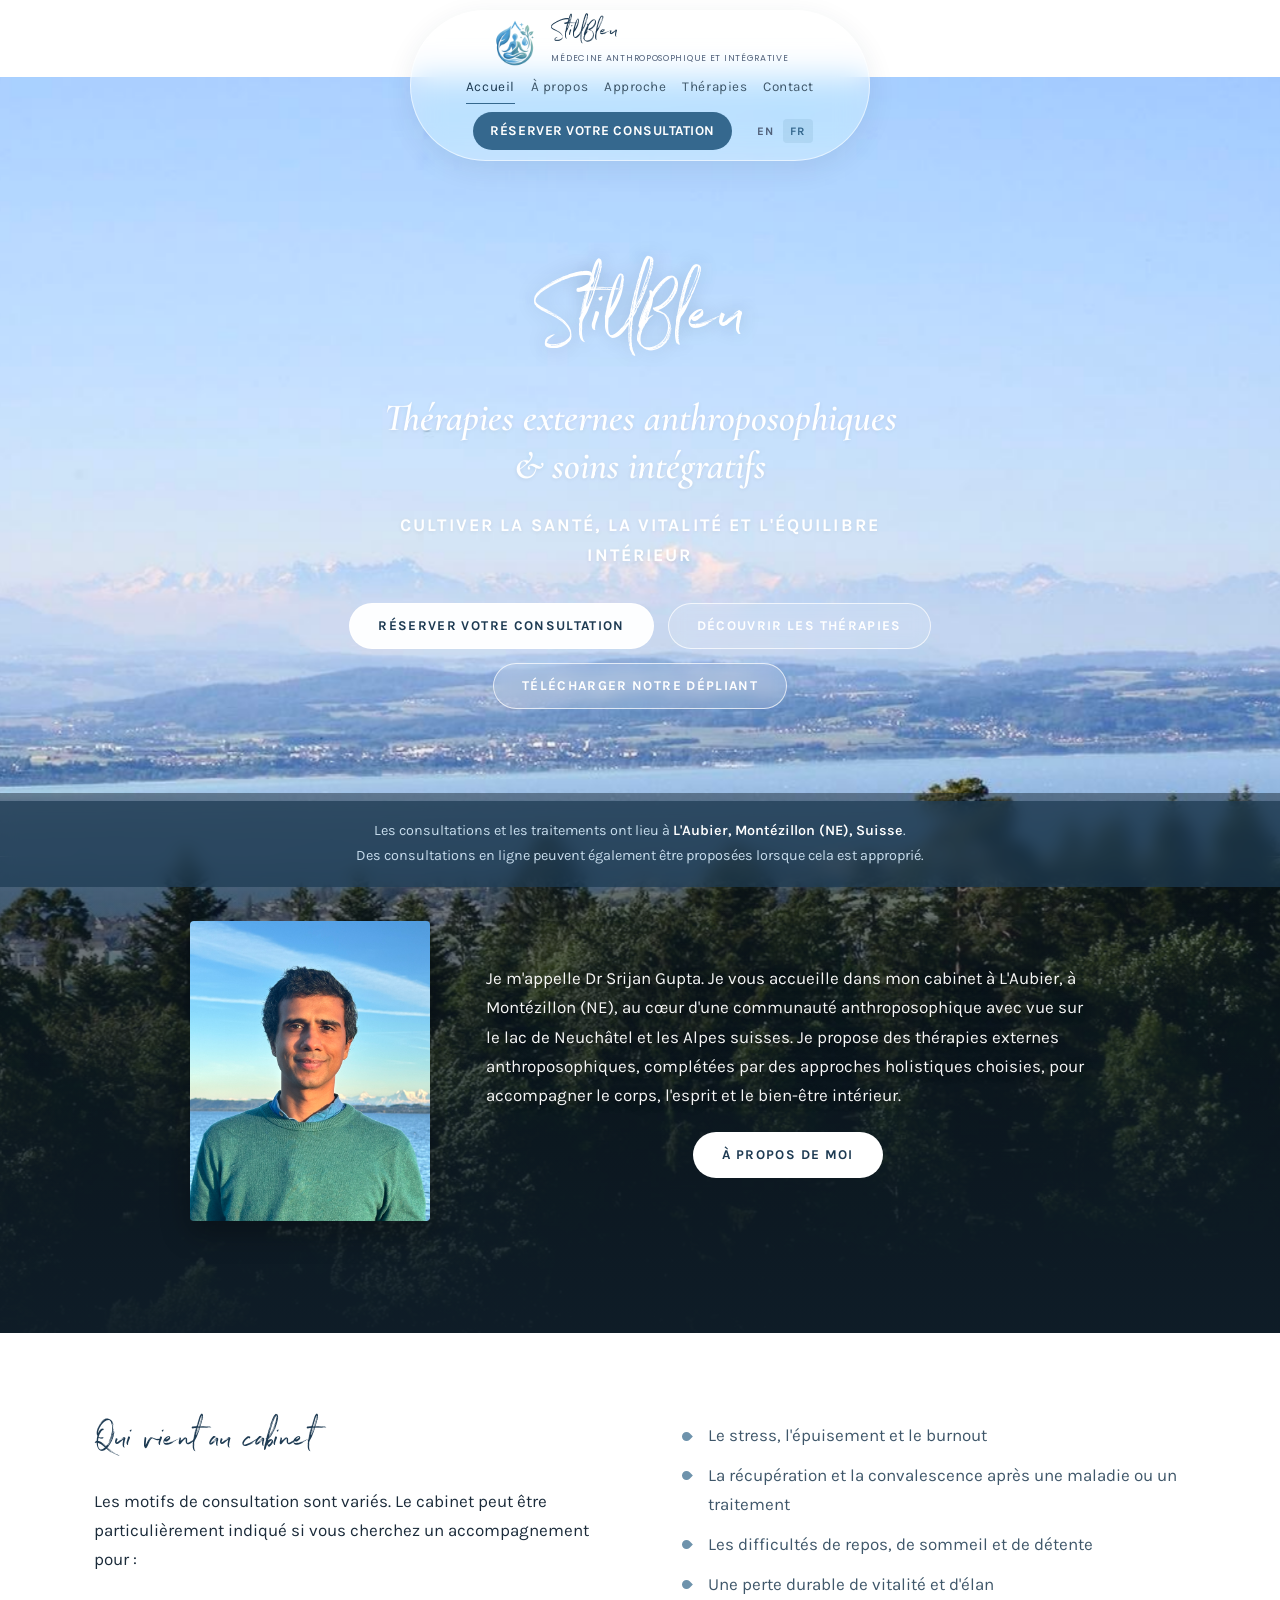
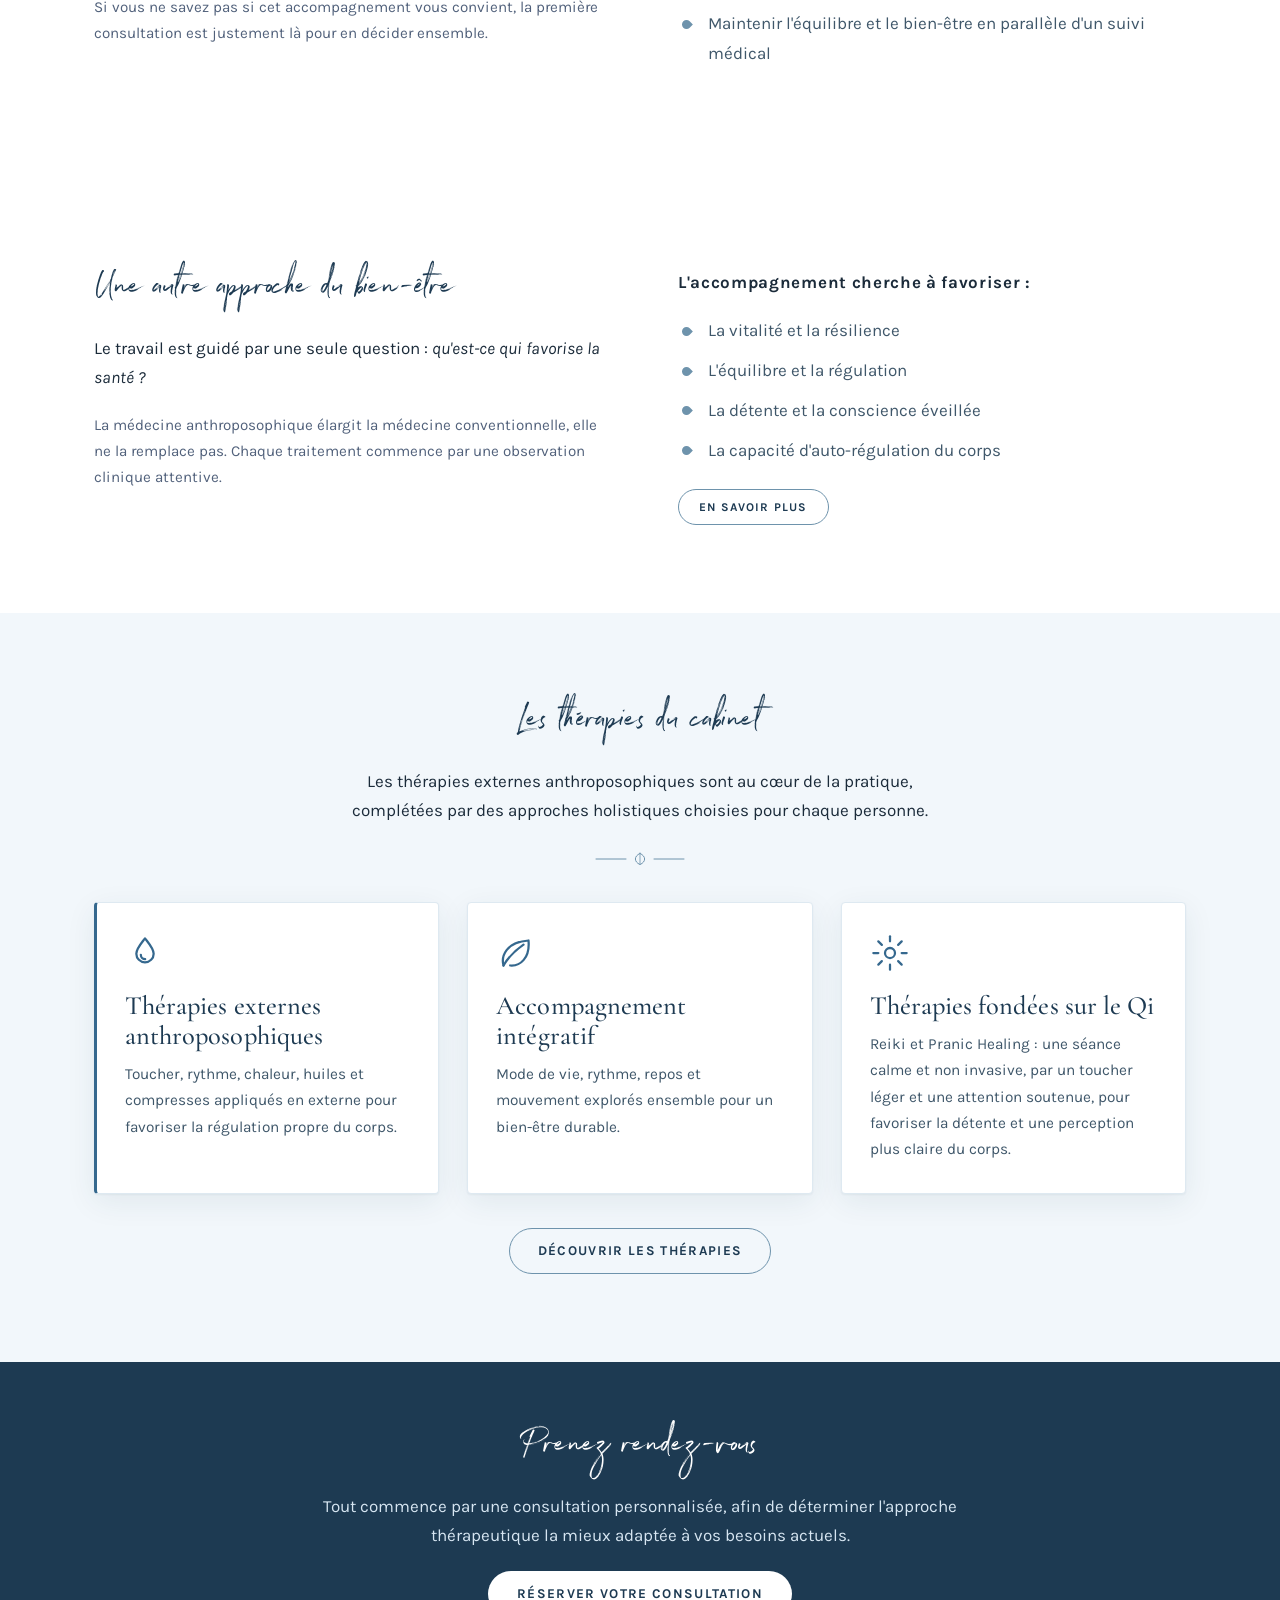
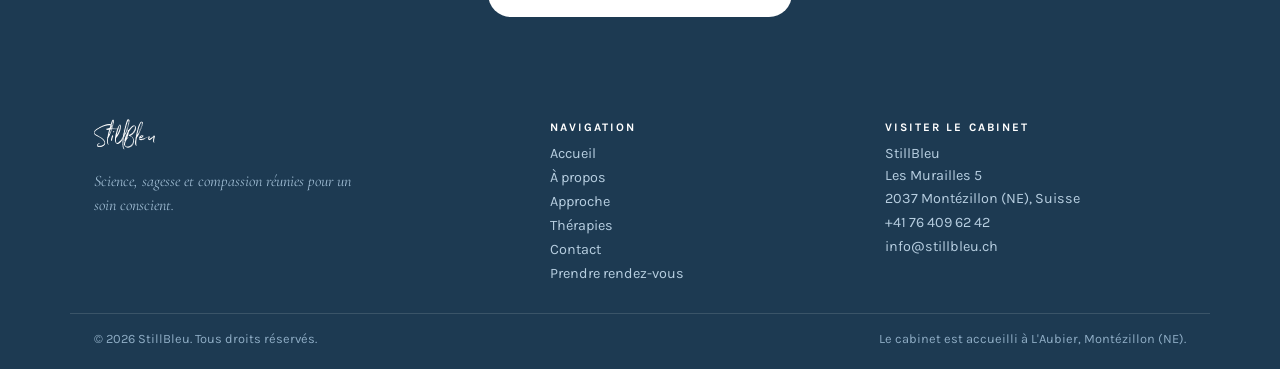
<file: index.html>
<!doctype html>
<html lang="en">
<head>
<meta charset="utf-8">
<meta name="viewport" content="width=device-width, initial-scale=1">
<title data-i18n="home.title">StillBleu — Anthroposophic and Integrative Medicine, L'Aubier</title>
<meta name="description" data-i18n-attr="content:home.desc" content="A clinic at L'Aubier, Montézillon (NE), offering anthroposophic external therapies complemented by selected holistic and integrative approaches to support balance, vitality and well-being.">
<meta name="theme-color" content="#1D3A52">
<meta property="og:title" content="StillBleu — Anthroposophic and Integrative Medicine, L'Aubier">
<meta property="og:description" content="A clinic at L'Aubier, Montézillon (NE), offering anthroposophic external therapies complemented by selected holistic and integrative approaches to support balance, vitality and well-being.">
<meta property="og:type" content="website">
<link rel="icon" href="assets/img/favicon-64.png" type="image/png">
<link rel="apple-touch-icon" href="assets/img/apple-touch-icon.png">
<link rel="preconnect" href="https://fonts.googleapis.com">
<link rel="preconnect" href="https://fonts.gstatic.com" crossorigin>
<link href="https://fonts.googleapis.com/css2?family=Prata&family=Poppins:wght@400;500&family=Cormorant+Garamond:ital,wght@0,300;0,400;0,500;0,600;1,400&family=Karla:wght@400;500;700&display=swap" rel="stylesheet">
<link rel="stylesheet" href="assets/css/style.css?v=8">
<script src="assets/js/i18n.js?v=2"></script>
<style>html.lang-pending body{visibility:hidden}</style>
<script>
(function(){var h=document.documentElement;h.classList.add('lang-pending');
setTimeout(function(){h.classList.remove('lang-pending');},700);})();
</script>
<noscript><style>.reveal{opacity:1;transform:none}html.lang-pending body{visibility:visible}</style></noscript>
</head>
<body>
<a class="skip" href="#main" data-i18n="skip">Skip to content</a>
<header class="site-header">
  <div class="wrap header-inner">
    <a class="brand" href="index.html">
      <img class="brand-mark logo" src="assets/img/logo-mark.png" width="52" height="52" alt="" loading="eager">
      <span class="brand-text">
        <span class="brand-name">StillBleu</span>
        <span class="brand-sub" data-i18n="brand.sub">Anthroposophic and Integrative Medicine</span>
      </span>
    </a>
    <button class="nav-toggle" type="button" aria-expanded="false" aria-controls="nav" aria-label="Menu">
      <svg class="" viewBox="0 0 24 24" fill="none" stroke="currentColor" stroke-width="1.35" stroke-linecap="round" stroke-linejoin="round" aria-hidden="true" width="22" height="22"><path d="M4 7h16"/><path d="M4 12h16"/><path d="M4 17h16"/></svg>
    </button>
    <nav class="nav" id="nav">
      <a href="index.html" aria-current="page" data-i18n="nav.home">Home</a><a href="about.html" data-i18n="nav.about">About</a><a href="approach.html" data-i18n="nav.approach">Approach</a><a href="therapies.html" data-i18n="nav.therapies">Therapies</a><a href="contact.html" data-i18n="nav.contact">Contact</a>
      <a class="nav-aubier" href="https://www.aubier.ch/fr/" target="_blank" rel="noopener noreferrer">L'Aubier</a>
      <a class="btn btn-primary btn-sm header-cta" href="booking.html" data-i18n="cta.book">Book your consultation</a>
      <div class="langs"><button class="lang-btn" type="button" data-lang="en" aria-pressed="true">EN</button><button class="lang-btn" type="button" data-lang="fr" aria-pressed="false">FR</button></div>
    </nav>
  </div>
</header>
<main id="main">
<div class="hero-stage">
  <img class="hero-photo" src="assets/img/hero-photo-cropped.jpg" alt="" aria-hidden="true">
  <section class="hero">
  <div class="wrap hero-grid">
    <div>
      <h1>StillBleu</h1>
      <div class="hero-caption">
        <p class="hero-sub" data-i18n="hero.sub">Anthroposophic External Therapies & Integrative Healing</p>
        <p class="hero-tag" data-i18n="hero.tag">Cultivating health, vitality & inner balance</p>
      </div>
      <div class="hero-actions">
        <a class="btn btn-primary" href="booking.html" data-i18n="cta.book">Book your consultation</a>
        <a class="btn btn-ghost" href="therapies.html" data-i18n="cta.therapies">Explore the Therapies</a>
        <a class="btn btn-ghost" href="assets/flyers/stillbleu-flyer-en.pdf" download data-i18n="flyer.download" data-i18n-attr="href:flyer.file">Download our flyer</a>
      </div>
    </div>
  </div>
  </section>

  <div class="locbar"><div class="wrap"><p data-i18n="loc.text">Consultations and treatments take place at <strong>L'Aubier, Montézillon (NE), Switzerland</strong>.<br>Online consultations may also be available where appropriate.</p></div></div>

<section class="hero-intro">
  <div class="wrap">
    <div class="hero-intro-layout reveal">
      <img class="hero-intro-portrait" src="assets/img/IMG_0607.jpeg" width="480" height="600"
           loading="lazy" decoding="async" alt="Portrait of Dr Srijan Gupta"
           data-i18n-attr="alt:hero.portrait.alt">
      <div class="hero-intro-copy">
        <p class="lead" data-i18n="hero.text">My name is Dr Srijan Gupta. I welcome you to my practice at L'Aubier in Montézillon (NE), nestled in an anthroposophic community with views over Lake Neuchâtel and the Swiss Alps. I offer anthroposophic external therapies alongside selected holistic approaches to support body, mind and inner well-being.</p>
        <div class="hero-intro-action">
          <a class="btn btn-light" href="about.html" data-i18n="hero.about">About me</a>
        </div>
      </div>
    </div>
  </div>
</section>
</div>

<section>
  <div class="wrap split">
    <div>
      <h2 data-i18n="who.head">Who Comes to the Clinic</h2>
      <p data-i18n="who.lead">People arrive for many different reasons. The clinic may be particularly relevant if you are looking for support with:</p>
      <p style="color:var(--ink-mute);font-size:.95rem" data-i18n="who.note">If you are unsure whether this is the right place for you, a first consultation is where that question gets answered.</p>
    </div>
    <div><ul class="ticklist" data-i18n-list="who.items"><li>Stress, exhaustion and burnout</li><li>Recovery and convalescence after illness or treatment</li><li>Difficulty finding rest, sleep and relaxation</li><li>A lasting loss of vitality or drive</li><li>Keeping balance and well-being alongside ongoing medical care</li></ul></div>
  </div>
</section>

<section>
  <div class="wrap split">
    <div>
      <h2 data-i18n="core.head">A Different Approach to Well-being</h2>
      <p data-i18n="core.lead">The practice is guided by a single question: <em>What supports health?</em></p>
      <p style="color:var(--ink-mute);font-size:.95rem" data-i18n="core.note">Anthroposophic medicine extends conventional medicine rather than replacing it. Every treatment begins from careful clinical observation.</p>
    </div>
    <div>
      <p style="font-weight:700;letter-spacing:.04em" data-i18n="core.sub">The work aims to support:</p>
      <ul class="ticklist" data-i18n-list="core.items"><li>Vitality and resilience</li><li>Balance and regulation</li><li>Relaxation and conscious awareness</li><li>The body's capacity for self-regulation</li></ul>
      <a class="btn btn-ghost btn-sm" href="approach.html" data-i18n="cta.more">Learn more</a>
    </div>
  </div>
</section>

<section class="sec-alt">
  <div class="wrap">
    <div class="center" style="max-width:640px;margin-inline:auto">
      <h2 data-i18n="serv.head">Therapies at the Clinic</h2>
      <p data-i18n="serv.lead">Anthroposophic external therapies form the heart of the practice, complemented by selected holistic modalities chosen to suit each person.</p>
      <svg class="leafrule" viewBox="0 0 92 16" fill="none" stroke="currentColor" stroke-width="1.35" stroke-linecap="round" stroke-linejoin="round" aria-hidden="true" ><path d="M2 8h30" stroke-width="1"/><path d="M60 8H90" stroke-width="1"/><path d="M46 2.4c3.2 1.5 4.6 3.6 4.6 5.6 0 2-1.4 4.1-4.6 5.6-3.2-1.5-4.6-3.6-4.6-5.6 0-2 1.4-4.1 4.6-5.6Z" stroke-width="1"/><path d="M46 3.2v9.6" stroke-width=".8"/></svg>
    </div>
    <div class="grid grid-3"><article class="card lead-card reveal">
        <svg class="card-icon" viewBox="0 0 24 24" fill="none" stroke="currentColor" stroke-width="1.35" stroke-linecap="round" stroke-linejoin="round" aria-hidden="true" ><path d="M12 3.2c-2.5 3.2-5.2 6.2-5.2 9.2a5.2 5.2 0 0 0 10.4 0c0-3-2.7-6-5.2-9.2Z"/><path d="M9.5 13.1a2.6 2.6 0 0 0 2.6 2.6"/></svg>
        <h3 data-i18n="serv.1.h">Anthroposophic External Therapies</h3>
        <p data-i18n="serv.1.p">Touch, rhythm, warmth, oils and compresses applied externally to support the body's own regulation.</p>
      </article><article class="card reveal">
        <svg class="card-icon" viewBox="0 0 24 24" fill="none" stroke="currentColor" stroke-width="1.35" stroke-linecap="round" stroke-linejoin="round" aria-hidden="true" ><path d="M4.5 19.5C3 14 6 5.5 19.5 4.5c1 10.5-5 15.5-11 15"/><path d="M4.5 19.5c3.5-6 7-9 12-12.5"/></svg>
        <h3 data-i18n="serv.6.h">Integrative Guidance</h3>
        <p data-i18n="serv.6.p">Lifestyle, rhythm, rest and movement explored together for sustainable well-being.</p>
      </article><article class="card reveal">
        <svg class="card-icon" viewBox="0 0 24 24" fill="none" stroke="currentColor" stroke-width="1.35" stroke-linecap="round" stroke-linejoin="round" aria-hidden="true" ><circle cx="12" cy="12" r="3"/><path d="M12 2v3"/><path d="M12 19v3"/><path d="M2 12h3"/><path d="M19 12h3"/><path d="m5 5 2.1 2.1"/><path d="m16.9 16.9 2.1 2.1"/><path d="m19 5-2.1 2.1"/><path d="m7.1 16.9-2.1 2.1"/></svg>
        <h3 data-i18n="serv.5.h">Qi-Based Therapies</h3>
        <p data-i18n="serv.5.p">Reiki and Pranic Healing: a quiet, non-invasive session using light touch and focused attention, to encourage relaxation and a clearer sense of the body.</p>
      </article></div>
    <div class="therapy-cta"><a class="btn btn-ghost" href="therapies.html" data-i18n="cta.therapies">Explore the Therapies</a></div>
  </div>
</section>

<section class="sec-deep">
  <div class="wrap narrow center">
    
    <h2 data-i18n="bcta.head">Book Your Appointment</h2>
    <p data-i18n="bcta.text">Begin with a personalized consultation to explore which therapeutic approach may best support your current needs.</p>
    <p style="margin-top:1.3rem;margin-bottom:0"><a class="btn btn-light" href="booking.html" data-i18n="cta.book">Book your consultation</a></p>
  </div>
</section>
</main>
<footer class="site-footer">
  <div class="wrap footer-grid">
    <div>
      <div class="footer-brand">StillBleu</div>
      <p class="footer-quote" data-i18n="foot.quote">Integrating science, wisdom and compassion for conscious care.</p>
    </div>
    <div>
      <h4 data-i18n="foot.nav">Navigation</h4>
      <ul><li><a href="index.html" data-i18n="nav.home">Home</a></li><li><a href="about.html" data-i18n="nav.about">About</a></li><li><a href="approach.html" data-i18n="nav.approach">Approach</a></li><li><a href="therapies.html" data-i18n="nav.therapies">Therapies</a></li><li><a href="contact.html" data-i18n="nav.contact">Contact</a></li><li><a href="booking.html" data-i18n="nav.book">Book an Appointment</a></li></ul>
    </div>
    <div>
      <h4 data-i18n="foot.visit">Visit the clinic</h4>
      <ul>
        <li data-i18n="foot.addr">StillBleu<br>Les Murailles 5<br>2037 Montézillon (NE), Switzerland</li>
        <li><a href="tel:+41764096242">+41 76 409 62 42</a></li>
        <li><a href="mailto:info@stillbleu.ch">info@stillbleu.ch</a></li>
      </ul>
    </div>
  </div>
  <div class="wrap footer-bottom">
    <span>© 2026 StillBleu. <span data-i18n="foot.rights">All rights reserved.</span></span>
    <span data-i18n="foot.hosted">The clinic is hosted at L'Aubier, Montézillon (NE).</span>
  </div>
</footer>

<script src="assets/js/main.js?v=2"></script>
</body>
</html>
</file>
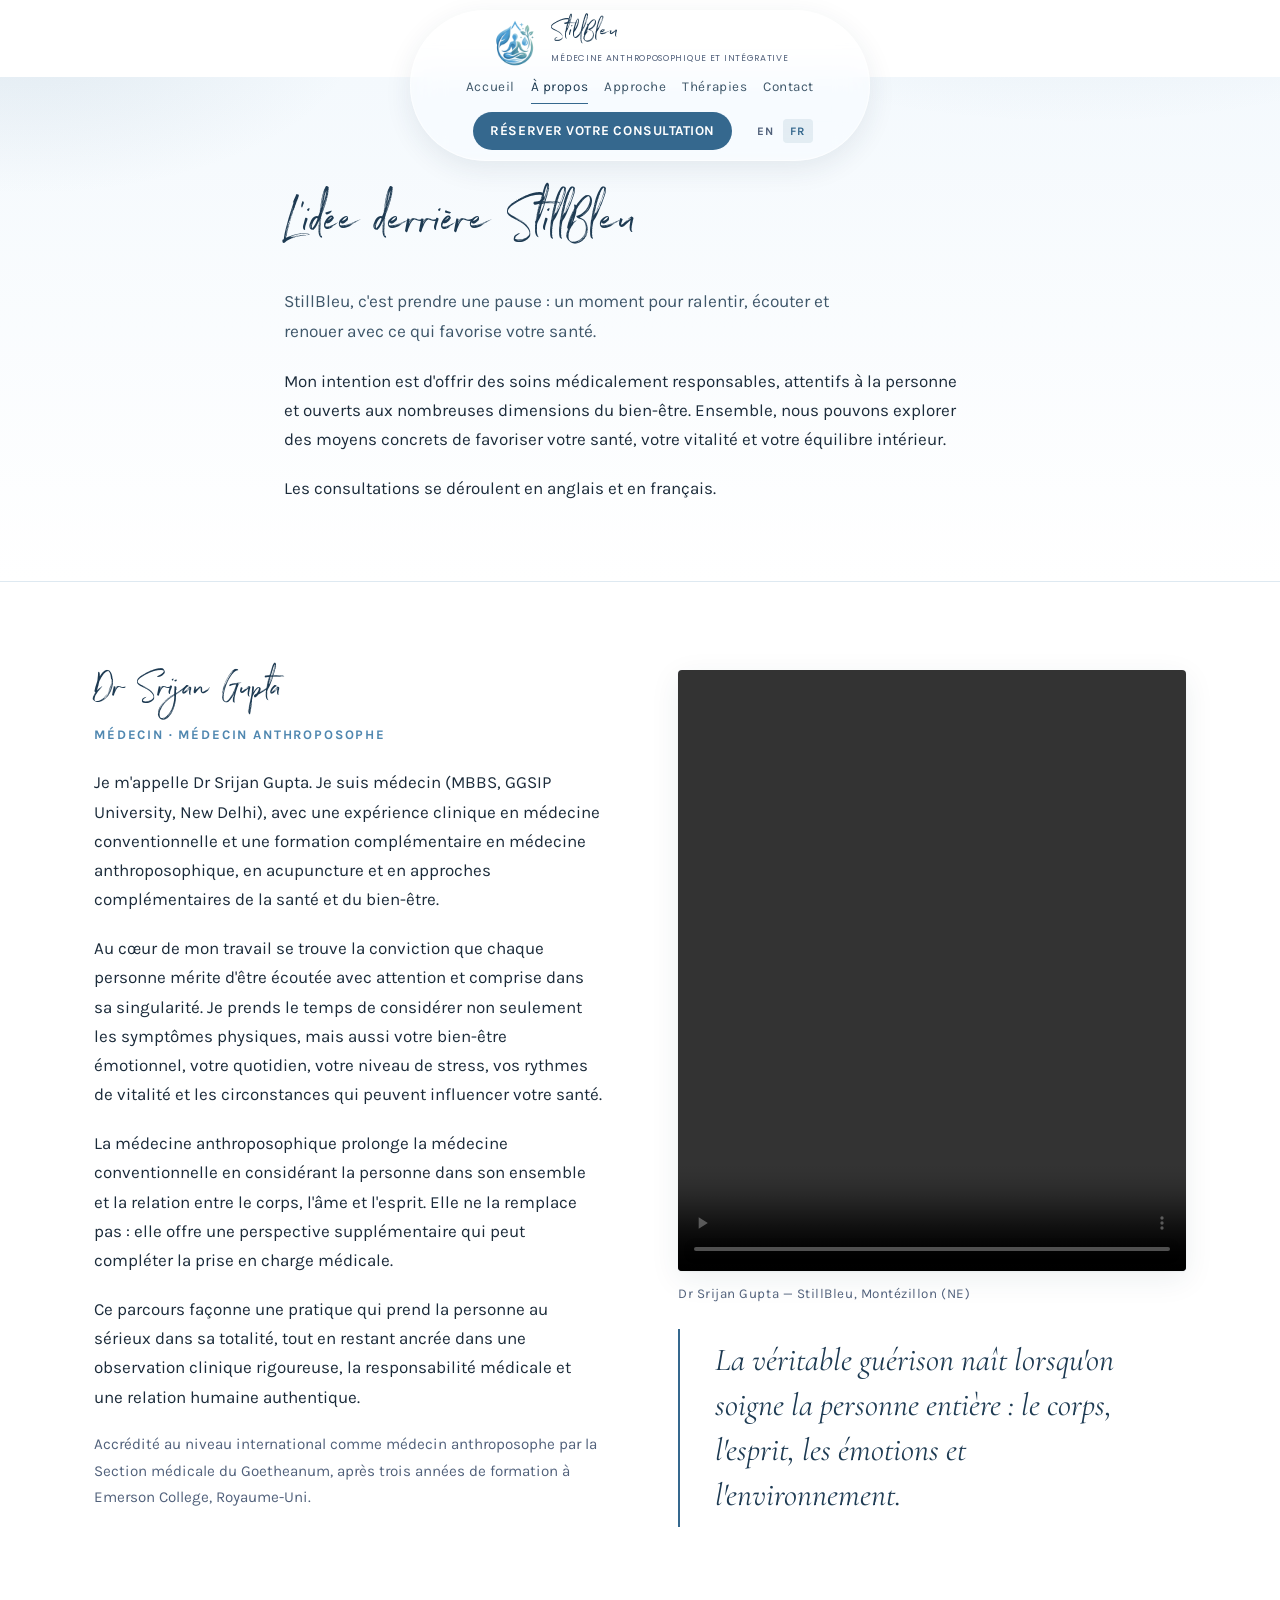
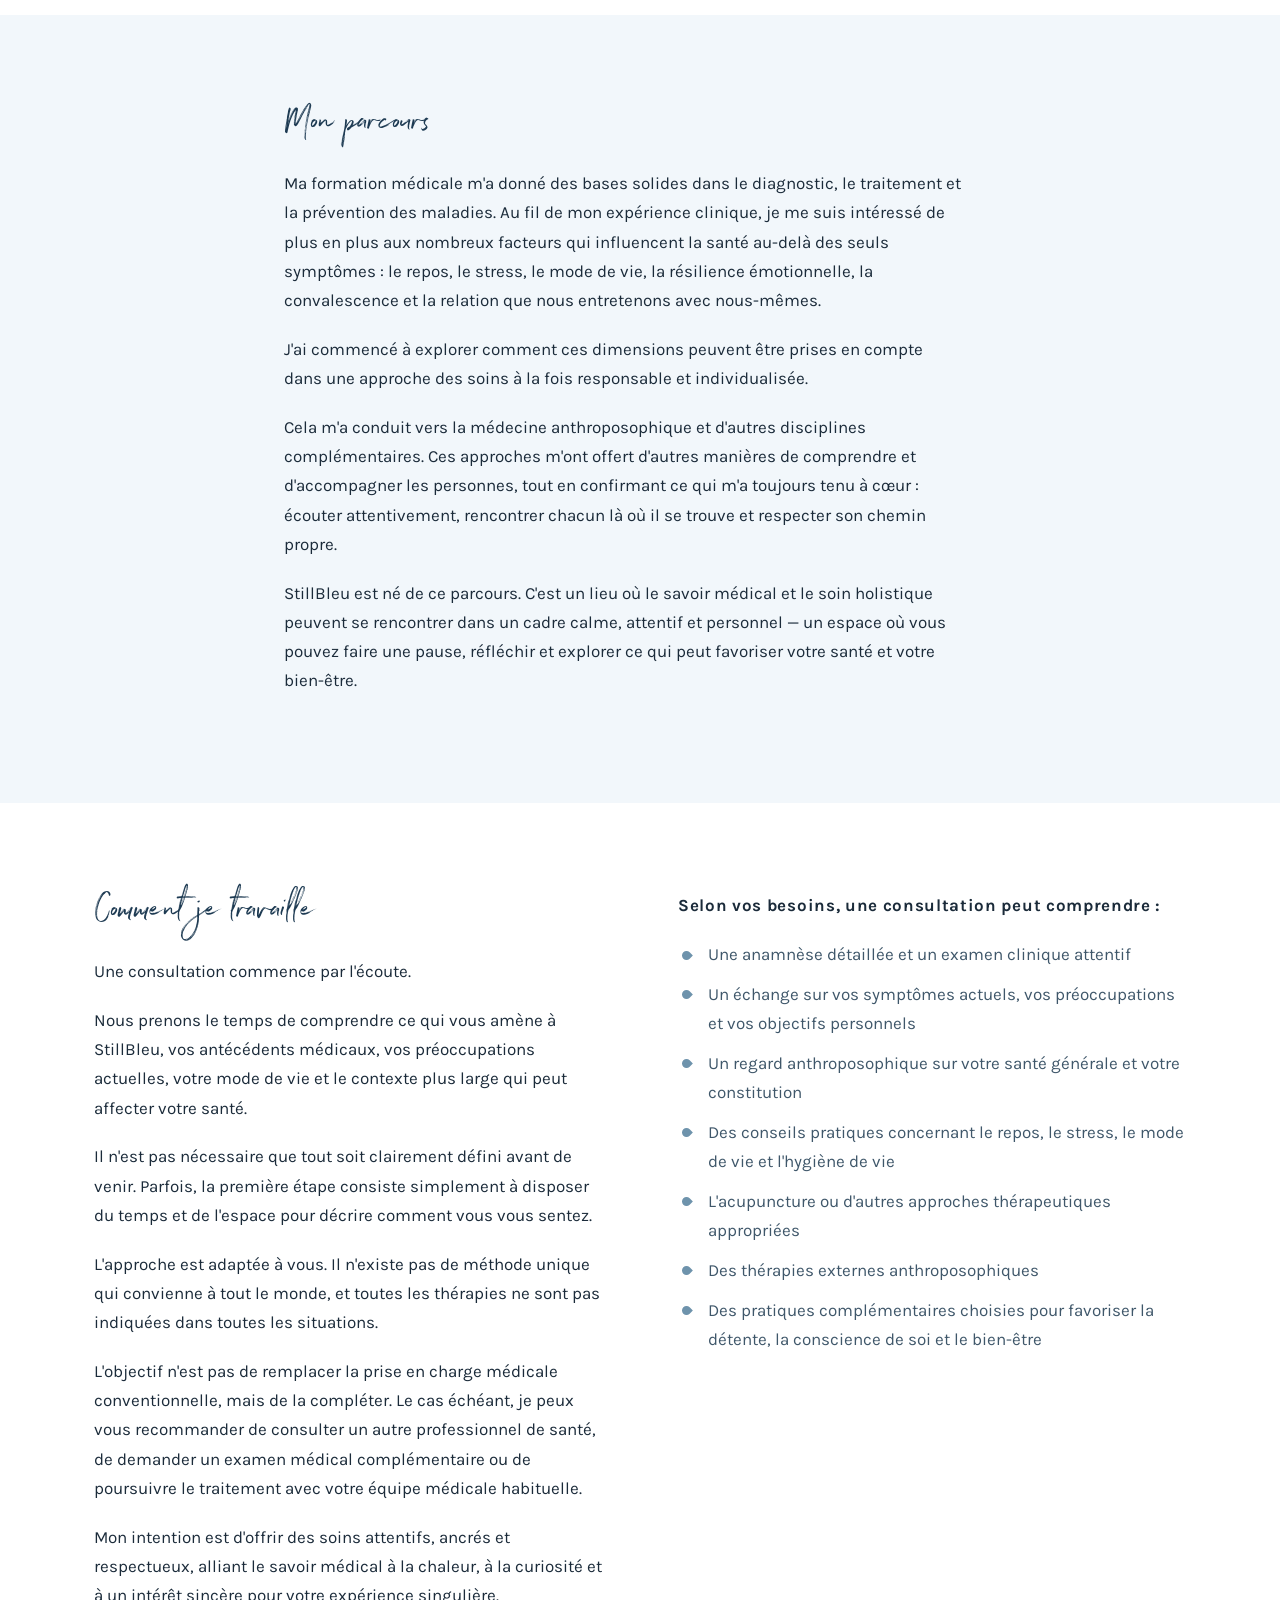
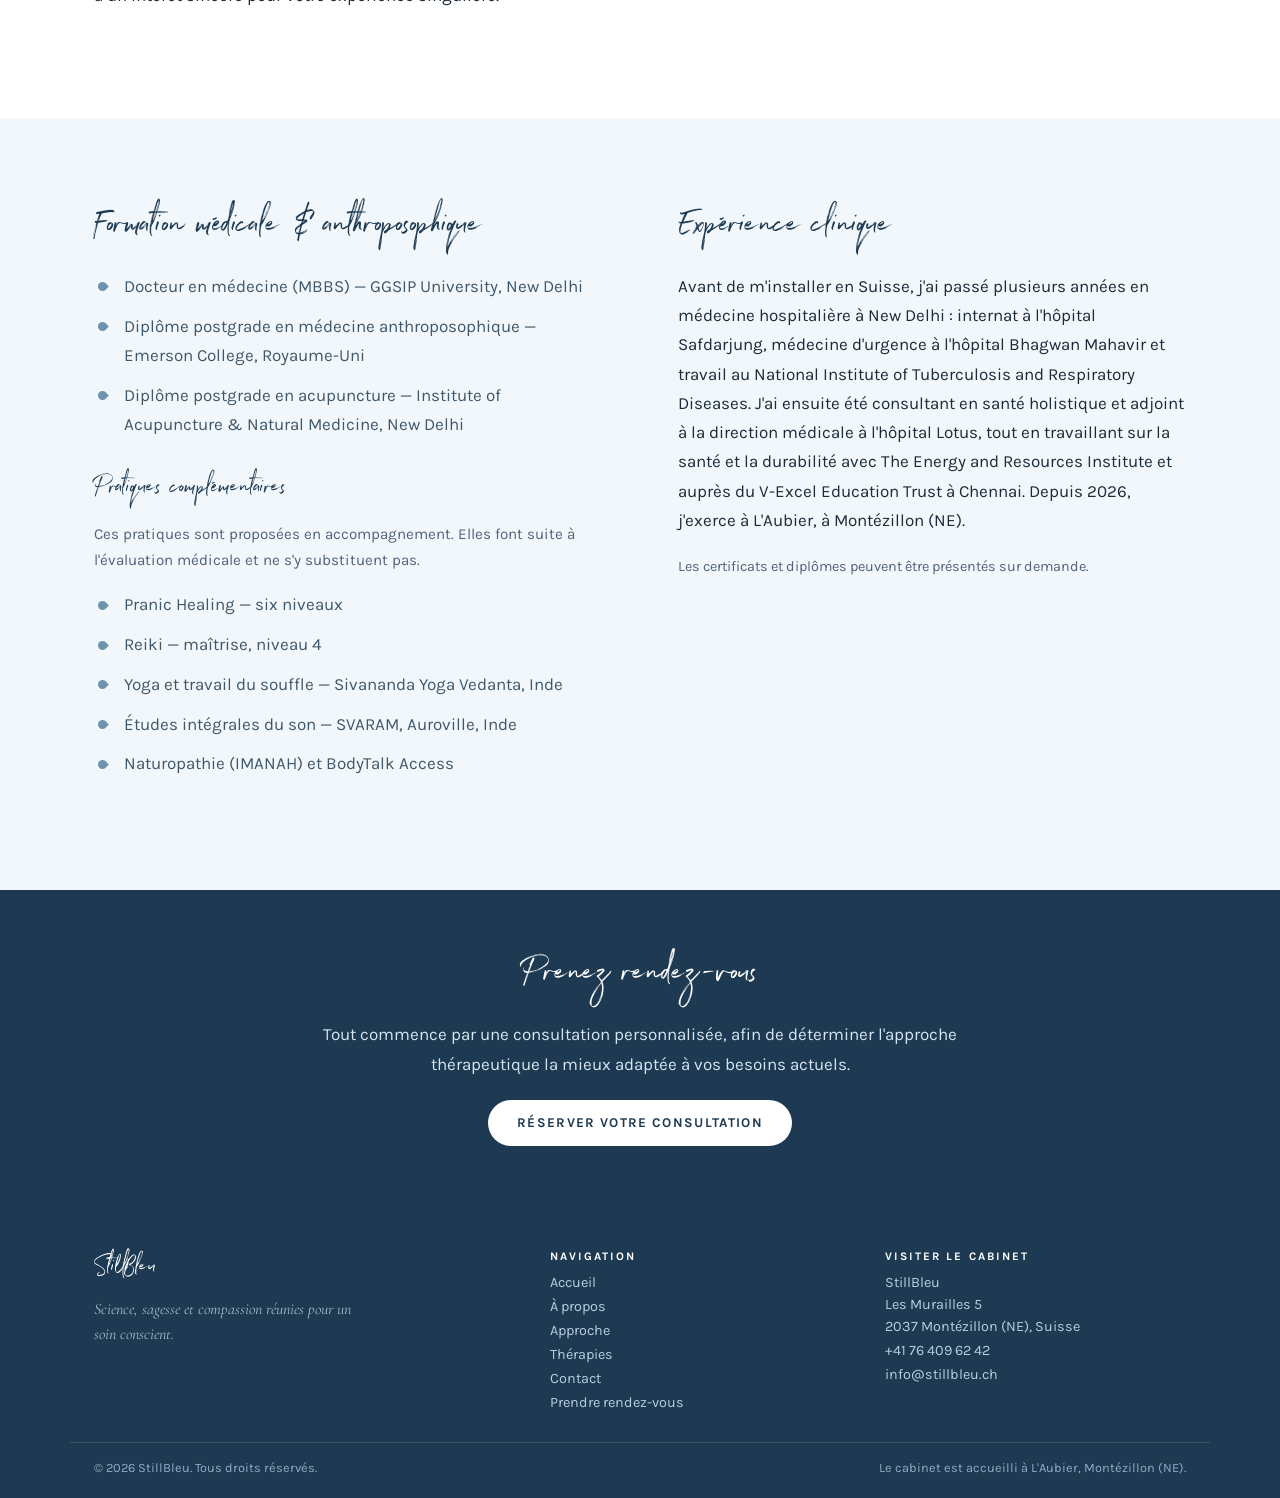
<file: about.html>
<!doctype html>
<html lang="en">
<head>
<meta charset="utf-8">
<meta name="viewport" content="width=device-width, initial-scale=1">
<title data-i18n="about.title">About — StillBleu</title>
<meta name="description" data-i18n-attr="content:about.desc" content="Physician, anthroposophic external therapist and integrative practitioner at L'Aubier, Montézillon (NE).">
<meta name="theme-color" content="#1D3A52">
<meta property="og:title" content="About — StillBleu">
<meta property="og:description" content="Physician, anthroposophic external therapist and integrative practitioner at L'Aubier, Montézillon (NE).">
<meta property="og:type" content="website">
<link rel="icon" href="assets/img/favicon-64.png" type="image/png">
<link rel="apple-touch-icon" href="assets/img/apple-touch-icon.png">
<link rel="preconnect" href="https://fonts.googleapis.com">
<link rel="preconnect" href="https://fonts.gstatic.com" crossorigin>
<link href="https://fonts.googleapis.com/css2?family=Prata&family=Poppins:wght@400;500&family=Cormorant+Garamond:ital,wght@0,300;0,400;0,500;0,600;1,400&family=Karla:wght@400;500;700&display=swap" rel="stylesheet">
<link rel="stylesheet" href="assets/css/style.css?v=8">
<script src="assets/js/i18n.js?v=2"></script>
<style>html.lang-pending body{visibility:hidden}</style>
<script>
(function(){var h=document.documentElement;h.classList.add('lang-pending');
setTimeout(function(){h.classList.remove('lang-pending');},700);})();
</script>
<noscript><style>.reveal{opacity:1;transform:none}html.lang-pending body{visibility:visible}</style></noscript>
</head>
<body>
<a class="skip" href="#main" data-i18n="skip">Skip to content</a>
<header class="site-header">
  <div class="wrap header-inner">
    <a class="brand" href="index.html">
      <img class="brand-mark logo" src="assets/img/logo-mark.png" width="52" height="52" alt="" loading="eager">
      <span class="brand-text">
        <span class="brand-name">StillBleu</span>
        <span class="brand-sub" data-i18n="brand.sub">Anthroposophic and Integrative Medicine</span>
      </span>
    </a>
    <button class="nav-toggle" type="button" aria-expanded="false" aria-controls="nav" aria-label="Menu">
      <svg class="" viewBox="0 0 24 24" fill="none" stroke="currentColor" stroke-width="1.35" stroke-linecap="round" stroke-linejoin="round" aria-hidden="true" width="22" height="22"><path d="M4 7h16"/><path d="M4 12h16"/><path d="M4 17h16"/></svg>
    </button>
    <nav class="nav" id="nav">
      <a href="index.html" data-i18n="nav.home">Home</a><a href="about.html" aria-current="page" data-i18n="nav.about">About</a><a href="approach.html" data-i18n="nav.approach">Approach</a><a href="therapies.html" data-i18n="nav.therapies">Therapies</a><a href="contact.html" data-i18n="nav.contact">Contact</a>
      <a class="nav-aubier" href="https://www.aubier.ch/fr/" target="_blank" rel="noopener noreferrer">L'Aubier</a>
      <a class="btn btn-primary btn-sm header-cta" href="booking.html" data-i18n="cta.book">Book your consultation</a>
      <div class="langs"><button class="lang-btn" type="button" data-lang="en" aria-pressed="true">EN</button><button class="lang-btn" type="button" data-lang="fr" aria-pressed="false">FR</button></div>
    </nav>
  </div>
</header>
<main id="main">
<section class="pagehead">
  <div class="wrap narrow">
    <h1 data-i18n="phil.head">The idea behind StillBleu</h1>
    <p class="lead" data-i18n="phil.p1">StillBleu means taking a pause: a moment to slow down, listen and reconnect with what supports your health.</p>
    <p data-i18n="phil.p2">My intention is to offer care that is medically responsible, personally attentive and open to the many dimensions of wellbeing. Together, we can explore practical ways to support your health, vitality and inner balance.</p>
    <p data-i18n="phil.p3">Consultations are available in English and French.</p>
  </div>
</section>

<section>
  <div class="wrap split about-profile">
    <div>
      <h2 style="margin-bottom:.2em" data-i18n="about.head">Dr Srijan Gupta</h2>
      <p class="about-role" data-i18n="about.role">Medical Doctor &amp; Anthroposophic Physician</p>
      <p class="lead" data-i18n="about.lead">My name is Dr Srijan Gupta. I am a medical doctor (MBBS, GGSIP University, New Delhi) with clinical experience in conventional medicine and additional training in anthroposophic medicine, acupuncture and complementary approaches to health and wellbeing.</p>
      <p data-i18n="about.p2">At the heart of my work is the belief that every person deserves to be listened to with care and understood as an individual. I take time to consider not only physical symptoms, but also your emotional wellbeing, daily life, stress levels, patterns of vitality and the circumstances that may be influencing your health.</p>
      <p data-i18n="about.p3">Anthroposophic medicine extends conventional medicine by looking at the whole person and the relationship between body, soul and spirit. It does not replace conventional medicine; rather, it offers an additional perspective that can complement medical care.</p>
      <p data-i18n="about.p4">This background shapes a practice that takes the whole person seriously while remaining grounded in careful clinical observation, medical responsibility and genuine human connection.</p>
      <p style="color:var(--ink-mute);font-size:.95rem" data-i18n="about.accred">Internationally accredited as an anthroposophic physician by the Medical Section at the Goetheanum, after completing three years of training at Emerson College, UK.</p>
    </div>
    <div>
      <figure class="portrait" id="portrait">
        <video width="480" height="600" autoplay muted loop playsinline controls preload="metadata"
               aria-label="Portrait video of Dr Srijan Gupta">
          <source src="assets/video/about-loop.mp4" type="video/mp4">
        </video>
        <figcaption data-i18n="about.portrait.cap">Dr Srijan Gupta — StillBleu, Montézillon (NE)</figcaption>
      </figure>
      <blockquote class="quote" data-i18n="about.quote">True healing arises from treating the whole person: body, mind, emotions and environment.</blockquote>
    </div>
  </div>
</section>

<section class="sec-alt">
  <div class="wrap narrow">
    <h2 data-i18n="jour.head">My journey</h2>
    <p data-i18n="jour.p1">My medical training gave me a strong foundation in the diagnosis, treatment and prevention of illness. Through my clinical experience, I became increasingly interested in the many factors that influence health beyond symptoms alone — rest, stress, lifestyle, emotional resilience, recovery and our relationship with ourselves.</p>
    <p data-i18n="jour.p2">I began to explore how these dimensions can be acknowledged within a responsible and individualised approach to healthcare.</p>
    <p data-i18n="jour.p3">This led me towards anthroposophic medicine and other complementary disciplines. These approaches offered me further ways of understanding and supporting people, while reinforcing something that has always been important to me: the value of listening carefully, meeting each person where they are and respecting their individual path.</p>
    <p data-i18n="jour.p4">StillBleu grew from this journey. It is a place where medical knowledge and holistic care can meet in a calm, attentive and personal setting — a space where you can pause, reflect and explore what may support your health and wellbeing.</p>
  </div>
</section>

<section>
  <div class="wrap split" style="align-items:start">
    <div>
      <h2 data-i18n="work.head">How I work</h2>
      <p class="lead" data-i18n="work.p1">A consultation begins with listening.</p>
      <p data-i18n="work.p2">We take time to understand what has brought you to StillBleu, your medical history, your current concerns, your lifestyle and the wider circumstances that may be affecting your health.</p>
      <p data-i18n="work.p3">You do not need to have everything clearly defined before you come. Sometimes the first step is simply having the time and space to describe how you have been feeling.</p>
      <p data-i18n="work.p4">The approach is adapted to you. There is no single method that is right for everyone, and not every therapy is appropriate in every situation.</p>
      <p data-i18n="work.p5">The aim is not to replace conventional medical care, but to complement it. When appropriate, I may recommend that you consult another healthcare professional, seek further medical assessment or continue treatment with your existing medical team.</p>
      <p data-i18n="work.p6">My intention is to offer care that is attentive, grounded and respectful, combining medical knowledge with warmth, curiosity and a sincere interest in your individual experience.</p>
    </div>
    <div>
      <p style="font-weight:700;letter-spacing:.04em" data-i18n="work.lead">Depending on your needs, a consultation may include:</p>
      <ul class="ticklist" data-i18n-list="work.items"><li>A detailed medical history and careful clinical assessment</li><li>Discussion of your current symptoms, concerns and personal goals</li><li>An anthroposophic perspective on your overall health and constitution</li><li>Practical guidance related to rest, stress, lifestyle and self-care</li><li>Acupuncture or other appropriate therapeutic approaches</li><li>Anthroposophic external therapies</li><li>Selected complementary practices to support relaxation, awareness and wellbeing</li></ul>
    </div>
  </div>
</section>

<section class="sec-alt">
  <div class="wrap split" style="align-items:start">
    <div>
      <h2 data-i18n="about.train.head">Medical &amp; Anthroposophic Training</h2>
      <ul class="ticklist" data-i18n-list="about.train.items"><li>Medical Doctor (MBBS) — GGSIP University, New Delhi</li><li>Postgraduate Diploma in Anthroposophic Medicine — Emerson College, United Kingdom</li><li>Postgraduate Diploma in Acupuncture — Institute of Acupuncture &amp; Natural Medicine, New Delhi</li></ul>
      <h3 style="margin-top:2.2rem" data-i18n="about.comp.head">Complementary Practices</h3>
      <p style="font-size:.95rem;color:var(--ink-mute)" data-i18n="about.comp.note">These practices are offered as supporting approaches. They follow medical assessment rather than replacing it.</p>
      <ul class="ticklist" data-i18n-list="about.comp.items"><li>Pranic Healing — six levels</li><li>Reiki — Level 4, Mastership</li><li>Yoga and breath work — Sivananda Yoga Vedanta, India</li><li>Integral sound studies — SVARAM, Auroville, India</li><li>Naturopathy (IMANAH) and BodyTalk Access</li></ul>
    </div>
    <div>
      <h2 data-i18n="about.exp.head">Clinical Experience</h2>
      <p data-i18n="about.exp.p">Before moving to Switzerland I spent several years in hospital medicine in New Delhi: an internship at Safdarjung Hospital, emergency medicine at Bhagwan Mahavir Hospital, and work at the National Institute of Tuberculosis and Respiratory Diseases. I then worked as holistic health consultant and assistant medical superintendent at Lotus Hospital, alongside consultancy on health and sustainability with The Energy and Resources Institute and work with the V-Excel Education Trust in Chennai. Since 2026 I have practised at L'Aubier in Montézillon (NE).</p>
      <p style="font-size:.9rem;color:var(--ink-mute)" data-i18n="about.certnote">Certificates and diplomas are available on request.</p>
    </div>
  </div>
</section>

<section class="sec-deep">
  <div class="wrap narrow center">
    
    <h2 data-i18n="bcta.head">Book Your Appointment</h2>
    <p data-i18n="bcta.text">Begin with a personalized consultation to explore which therapeutic approach may best support your current needs.</p>
    <p style="margin-top:1.3rem;margin-bottom:0"><a class="btn btn-light" href="booking.html" data-i18n="cta.book">Book your consultation</a></p>
  </div>
</section>
</main>
<footer class="site-footer">
  <div class="wrap footer-grid">
    <div>
      <div class="footer-brand">StillBleu</div>
      <p class="footer-quote" data-i18n="foot.quote">Integrating science, wisdom and compassion for conscious care.</p>
    </div>
    <div>
      <h4 data-i18n="foot.nav">Navigation</h4>
      <ul><li><a href="index.html" data-i18n="nav.home">Home</a></li><li><a href="about.html" data-i18n="nav.about">About</a></li><li><a href="approach.html" data-i18n="nav.approach">Approach</a></li><li><a href="therapies.html" data-i18n="nav.therapies">Therapies</a></li><li><a href="contact.html" data-i18n="nav.contact">Contact</a></li><li><a href="booking.html" data-i18n="nav.book">Book an Appointment</a></li></ul>
    </div>
    <div>
      <h4 data-i18n="foot.visit">Visit the clinic</h4>
      <ul>
        <li data-i18n="foot.addr">StillBleu<br>Les Murailles 5<br>2037 Montézillon (NE), Switzerland</li>
        <li><a href="tel:+41764096242">+41 76 409 62 42</a></li>
        <li><a href="mailto:info@stillbleu.ch">info@stillbleu.ch</a></li>
      </ul>
    </div>
  </div>
  <div class="wrap footer-bottom">
    <span>© 2026 StillBleu. <span data-i18n="foot.rights">All rights reserved.</span></span>
    <span data-i18n="foot.hosted">The clinic is hosted at L'Aubier, Montézillon (NE).</span>
  </div>
</footer>

<script src="assets/js/main.js?v=2"></script>
</body>
</html>
</file>
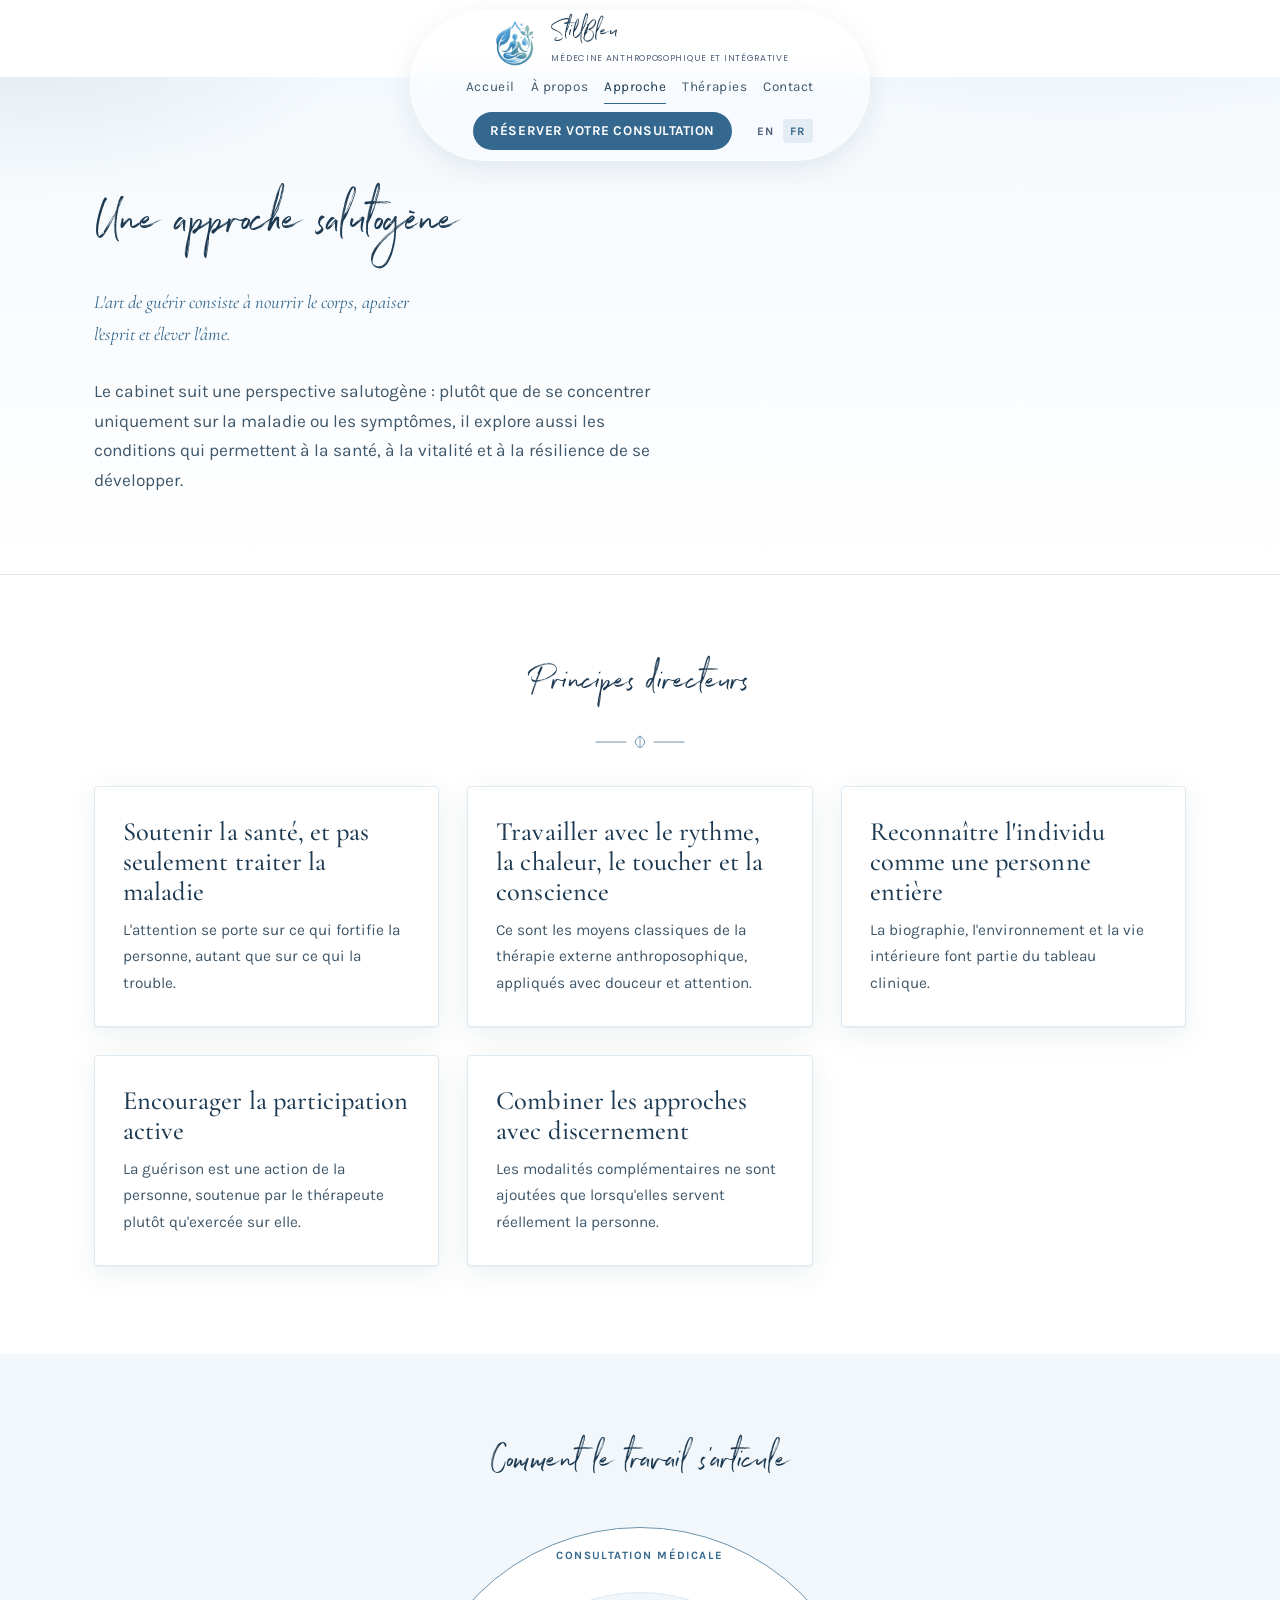
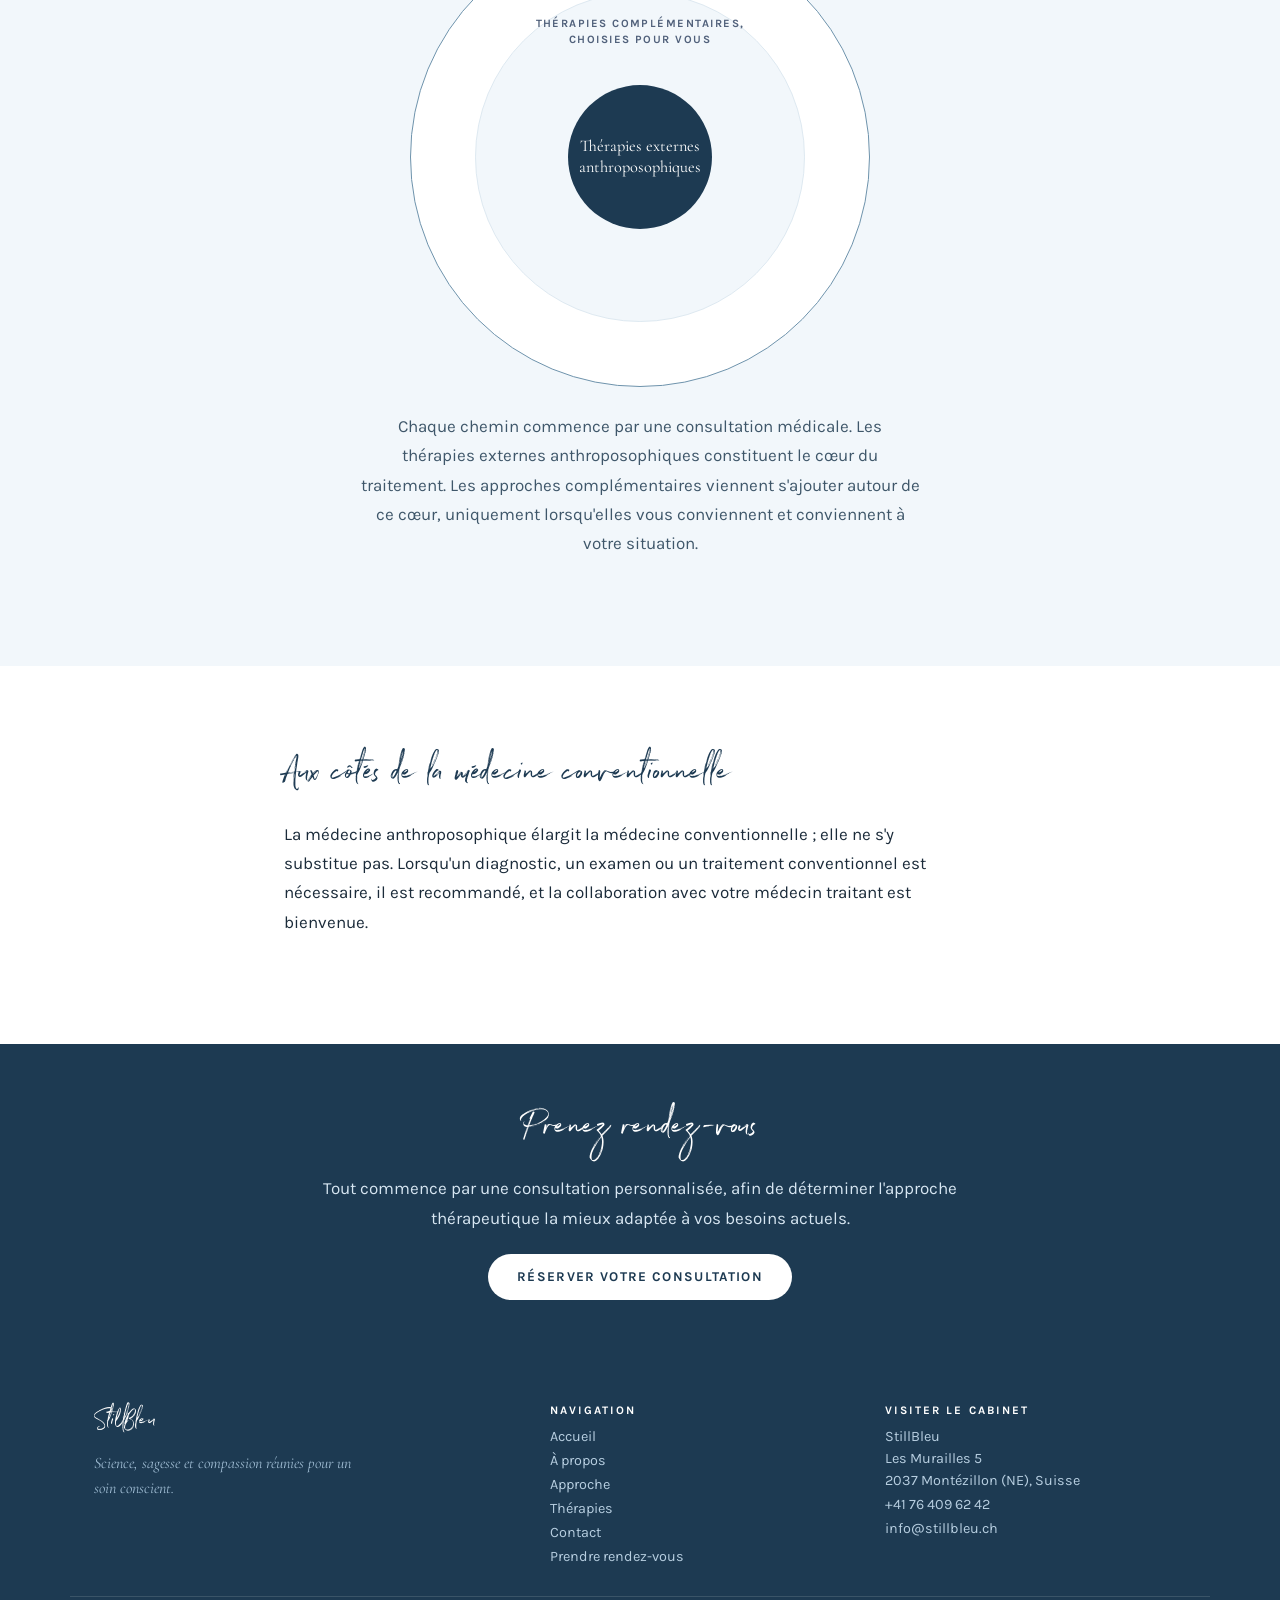
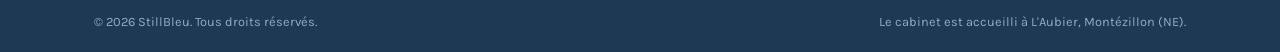
<file: approach.html>
<!doctype html>
<html lang="en">
<head>
<meta charset="utf-8">
<meta name="viewport" content="width=device-width, initial-scale=1">
<title data-i18n="appr.title">Approach — A Salutogenic Perspective</title>
<meta name="description" data-i18n-attr="content:appr.desc" content="A salutogenic approach: exploring the conditions in which health, vitality and resilience can develop.">
<meta name="theme-color" content="#1D3A52">
<meta property="og:title" content="Approach — A Salutogenic Perspective">
<meta property="og:description" content="A salutogenic approach: exploring the conditions in which health, vitality and resilience can develop.">
<meta property="og:type" content="website">
<link rel="icon" href="assets/img/favicon-64.png" type="image/png">
<link rel="apple-touch-icon" href="assets/img/apple-touch-icon.png">
<link rel="preconnect" href="https://fonts.googleapis.com">
<link rel="preconnect" href="https://fonts.gstatic.com" crossorigin>
<link href="https://fonts.googleapis.com/css2?family=Prata&family=Poppins:wght@400;500&family=Cormorant+Garamond:ital,wght@0,300;0,400;0,500;0,600;1,400&family=Karla:wght@400;500;700&display=swap" rel="stylesheet">
<link rel="stylesheet" href="assets/css/style.css?v=8">
<script src="assets/js/i18n.js?v=2"></script>
<style>html.lang-pending body{visibility:hidden}</style>
<script>
(function(){var h=document.documentElement;h.classList.add('lang-pending');
setTimeout(function(){h.classList.remove('lang-pending');},700);})();
</script>
<noscript><style>.reveal{opacity:1;transform:none}html.lang-pending body{visibility:visible}</style></noscript>
</head>
<body>
<a class="skip" href="#main" data-i18n="skip">Skip to content</a>
<header class="site-header">
  <div class="wrap header-inner">
    <a class="brand" href="index.html">
      <img class="brand-mark logo" src="assets/img/logo-mark.png" width="52" height="52" alt="" loading="eager">
      <span class="brand-text">
        <span class="brand-name">StillBleu</span>
        <span class="brand-sub" data-i18n="brand.sub">Anthroposophic and Integrative Medicine</span>
      </span>
    </a>
    <button class="nav-toggle" type="button" aria-expanded="false" aria-controls="nav" aria-label="Menu">
      <svg class="" viewBox="0 0 24 24" fill="none" stroke="currentColor" stroke-width="1.35" stroke-linecap="round" stroke-linejoin="round" aria-hidden="true" width="22" height="22"><path d="M4 7h16"/><path d="M4 12h16"/><path d="M4 17h16"/></svg>
    </button>
    <nav class="nav" id="nav">
      <a href="index.html" data-i18n="nav.home">Home</a><a href="about.html" data-i18n="nav.about">About</a><a href="approach.html" aria-current="page" data-i18n="nav.approach">Approach</a><a href="therapies.html" data-i18n="nav.therapies">Therapies</a><a href="contact.html" data-i18n="nav.contact">Contact</a>
      <a class="nav-aubier" href="https://www.aubier.ch/fr/" target="_blank" rel="noopener noreferrer">L'Aubier</a>
      <a class="btn btn-primary btn-sm header-cta" href="booking.html" data-i18n="cta.book">Book your consultation</a>
      <div class="langs"><button class="lang-btn" type="button" data-lang="en" aria-pressed="true">EN</button><button class="lang-btn" type="button" data-lang="fr" aria-pressed="false">FR</button></div>
    </nav>
  </div>
</header>
<main id="main">
<section class="pagehead">
  <div class="wrap">
    <h1 data-i18n="appr.head">A Salutogenic Approach</h1>
    <p class="epigraph" data-i18n="appr.epigraph">The art of healing is to nourish the body, calm the mind and uplift the soul.</p>
    <p class="lead" data-i18n="appr.lead">The clinic follows a salutogenic perspective: rather than focusing exclusively on illness or symptoms, it also explores the conditions that help health, vitality and resilience develop.</p>
  </div>
</section>

<section>
  <div class="wrap">
    <h2 class="center" data-i18n="appr.prin.head">Guiding Principles</h2>
    <svg class="leafrule" viewBox="0 0 92 16" fill="none" stroke="currentColor" stroke-width="1.35" stroke-linecap="round" stroke-linejoin="round" aria-hidden="true" ><path d="M2 8h30" stroke-width="1"/><path d="M60 8H90" stroke-width="1"/><path d="M46 2.4c3.2 1.5 4.6 3.6 4.6 5.6 0 2-1.4 4.1-4.6 5.6-3.2-1.5-4.6-3.6-4.6-5.6 0-2 1.4-4.1 4.6-5.6Z" stroke-width="1"/><path d="M46 3.2v9.6" stroke-width=".8"/></svg>
    <div class="grid grid-3"><article class="card reveal">
        <h3 data-i18n="appr.p1.h">Supporting health, not only treating illness</h3>
        <p data-i18n="appr.p1.p">Attention is given to what strengthens a person, alongside what troubles them.</p>
      </article><article class="card reveal">
        <h3 data-i18n="appr.p2.h">Working with rhythm, warmth, touch and awareness</h3>
        <p data-i18n="appr.p2.p">These are the classical means of anthroposophic external therapy, applied gently and attentively.</p>
      </article><article class="card reveal">
        <h3 data-i18n="appr.p3.h">Recognizing the individual as a whole person</h3>
        <p data-i18n="appr.p3.p">Biography, environment and inner life all belong to the clinical picture.</p>
      </article><article class="card reveal">
        <h3 data-i18n="appr.p4.h">Encouraging active participation</h3>
        <p data-i18n="appr.p4.p">Healing is something a person does, supported by the therapist rather than performed upon them.</p>
      </article><article class="card reveal">
        <h3 data-i18n="appr.p5.h">Combining approaches thoughtfully</h3>
        <p data-i18n="appr.p5.p">Complementary modalities are added only where they genuinely serve the person in front of us.</p>
      </article></div>
  </div>
</section>

<section class="sec-alt">
  <div class="wrap narrow center">
    <h2 data-i18n="diag.head">How the work fits together</h2>
    <div class="diagram">
      <div class="ring ring-outer"><span class="ring-label" data-i18n="diag.outer">Medical consultation</span>
        <div class="ring ring-mid"><span class="ring-label" data-i18n="diag.mid">Complementary therapies, chosen for you</span>
          <div class="ring ring-core"><span data-i18n="diag.core">Anthroposophic external therapies</span></div>
        </div>
      </div>
    </div>
    <p class="diagram-note" data-i18n="diag.note">Every path begins with a medical consultation. Anthroposophic external therapies form the core of the treatment. Complementary approaches are added around that core, only where they suit you and your situation.</p>
  </div>
</section>

<section>
  <div class="wrap narrow">
    <h2 data-i18n="appr.close.head">Alongside conventional medicine</h2>
    <p data-i18n="appr.close.p">Anthroposophic medicine extends conventional medicine; it does not replace it. Where conventional diagnosis, investigation or treatment is needed, it is recommended, and collaboration with your treating physician is welcomed.</p>
  </div>
</section>

<section class="sec-deep">
  <div class="wrap narrow center">
    
    <h2 data-i18n="bcta.head">Book Your Appointment</h2>
    <p data-i18n="bcta.text">Begin with a personalized consultation to explore which therapeutic approach may best support your current needs.</p>
    <p style="margin-top:1.3rem;margin-bottom:0"><a class="btn btn-light" href="booking.html" data-i18n="cta.book">Book your consultation</a></p>
  </div>
</section>
</main>
<footer class="site-footer">
  <div class="wrap footer-grid">
    <div>
      <div class="footer-brand">StillBleu</div>
      <p class="footer-quote" data-i18n="foot.quote">Integrating science, wisdom and compassion for conscious care.</p>
    </div>
    <div>
      <h4 data-i18n="foot.nav">Navigation</h4>
      <ul><li><a href="index.html" data-i18n="nav.home">Home</a></li><li><a href="about.html" data-i18n="nav.about">About</a></li><li><a href="approach.html" data-i18n="nav.approach">Approach</a></li><li><a href="therapies.html" data-i18n="nav.therapies">Therapies</a></li><li><a href="contact.html" data-i18n="nav.contact">Contact</a></li><li><a href="booking.html" data-i18n="nav.book">Book an Appointment</a></li></ul>
    </div>
    <div>
      <h4 data-i18n="foot.visit">Visit the clinic</h4>
      <ul>
        <li data-i18n="foot.addr">StillBleu<br>Les Murailles 5<br>2037 Montézillon (NE), Switzerland</li>
        <li><a href="tel:+41764096242">+41 76 409 62 42</a></li>
        <li><a href="mailto:info@stillbleu.ch">info@stillbleu.ch</a></li>
      </ul>
    </div>
  </div>
  <div class="wrap footer-bottom">
    <span>© 2026 StillBleu. <span data-i18n="foot.rights">All rights reserved.</span></span>
    <span data-i18n="foot.hosted">The clinic is hosted at L'Aubier, Montézillon (NE).</span>
  </div>
</footer>

<script src="assets/js/main.js?v=2"></script>
</body>
</html>
</file>
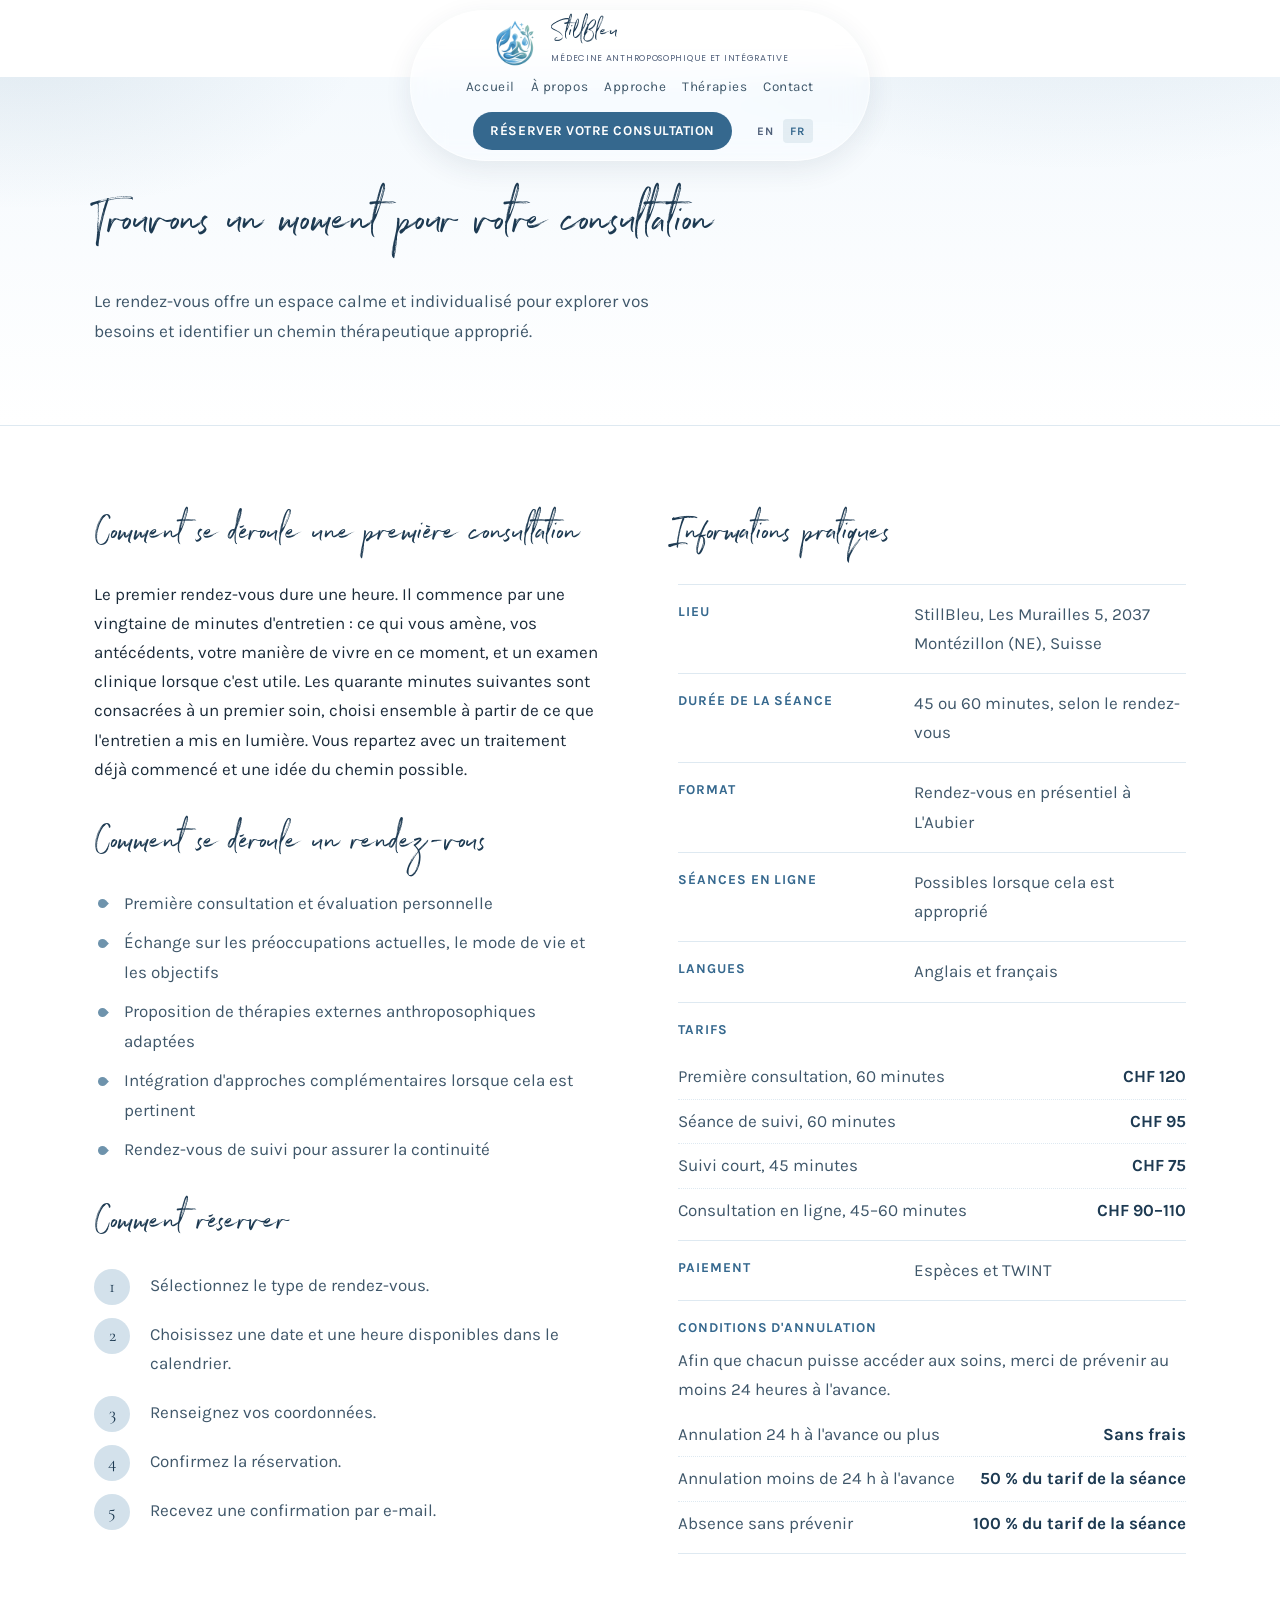
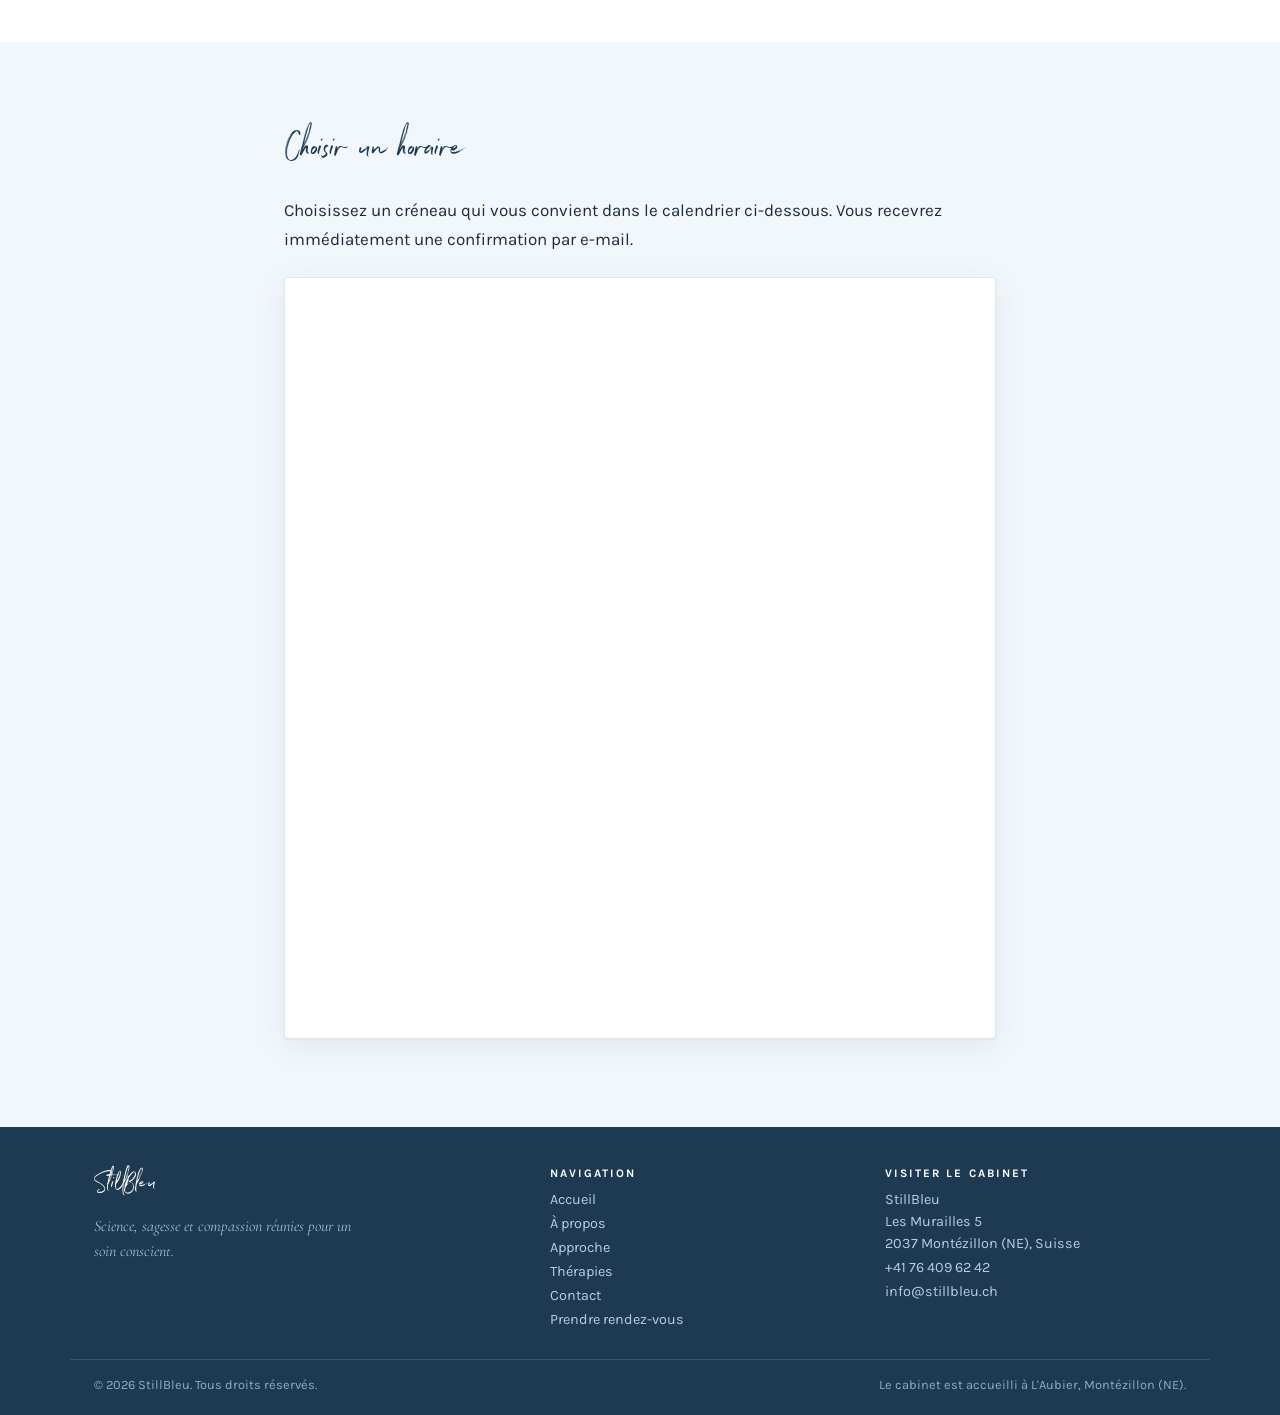
<file: booking.html>
<!doctype html>
<html lang="en">
<head>
<meta charset="utf-8">
<meta name="viewport" content="width=device-width, initial-scale=1">
<title data-i18n="book.title">Book an Appointment — StillBleu, L'Aubier</title>
<meta name="description" data-i18n-attr="content:book.desc" content="Request an appointment for anthroposophic external therapies and integrative consultations at L'Aubier, Montézillon (NE).">
<meta name="theme-color" content="#1D3A52">
<meta property="og:title" content="Book an Appointment — StillBleu, L'Aubier">
<meta property="og:description" content="Request an appointment for anthroposophic external therapies and integrative consultations at L'Aubier, Montézillon (NE).">
<meta property="og:type" content="website">
<link rel="icon" href="assets/img/favicon-64.png" type="image/png">
<link rel="apple-touch-icon" href="assets/img/apple-touch-icon.png">
<link rel="preconnect" href="https://fonts.googleapis.com">
<link rel="preconnect" href="https://fonts.gstatic.com" crossorigin>
<link href="https://fonts.googleapis.com/css2?family=Prata&family=Poppins:wght@400;500&family=Cormorant+Garamond:ital,wght@0,300;0,400;0,500;0,600;1,400&family=Karla:wght@400;500;700&display=swap" rel="stylesheet">
<link rel="stylesheet" href="assets/css/style.css?v=8">
<script src="assets/js/i18n.js?v=2"></script>
<style>html.lang-pending body{visibility:hidden}</style>
<script>
(function(){var h=document.documentElement;h.classList.add('lang-pending');
setTimeout(function(){h.classList.remove('lang-pending');},700);})();
</script>
<noscript><style>.reveal{opacity:1;transform:none}html.lang-pending body{visibility:visible}</style></noscript>
</head>
<body>
<a class="skip" href="#main" data-i18n="skip">Skip to content</a>
<header class="site-header">
  <div class="wrap header-inner">
    <a class="brand" href="index.html">
      <img class="brand-mark logo" src="assets/img/logo-mark.png" width="52" height="52" alt="" loading="eager">
      <span class="brand-text">
        <span class="brand-name">StillBleu</span>
        <span class="brand-sub" data-i18n="brand.sub">Anthroposophic and Integrative Medicine</span>
      </span>
    </a>
    <button class="nav-toggle" type="button" aria-expanded="false" aria-controls="nav" aria-label="Menu">
      <svg class="" viewBox="0 0 24 24" fill="none" stroke="currentColor" stroke-width="1.35" stroke-linecap="round" stroke-linejoin="round" aria-hidden="true" width="22" height="22"><path d="M4 7h16"/><path d="M4 12h16"/><path d="M4 17h16"/></svg>
    </button>
    <nav class="nav" id="nav">
      <a href="index.html" data-i18n="nav.home">Home</a><a href="about.html" data-i18n="nav.about">About</a><a href="approach.html" data-i18n="nav.approach">Approach</a><a href="therapies.html" data-i18n="nav.therapies">Therapies</a><a href="contact.html" data-i18n="nav.contact">Contact</a>
      <a class="nav-aubier" href="https://www.aubier.ch/fr/" target="_blank" rel="noopener noreferrer">L'Aubier</a>
      <a class="btn btn-primary btn-sm header-cta" href="booking.html" data-i18n="cta.book">Book your consultation</a>
      <div class="langs"><button class="lang-btn" type="button" data-lang="en" aria-pressed="true">EN</button><button class="lang-btn" type="button" data-lang="fr" aria-pressed="false">FR</button></div>
    </nav>
  </div>
</header>
<main id="main">
<section class="pagehead">
  <div class="wrap">
    <h1 data-i18n="book.head">Find a time for your consultation</h1>
    <p class="lead" data-i18n="book.lead">Appointments offer a quiet and individualized space to explore your needs and identify an appropriate therapeutic pathway.</p>
  </div>
</section>

<section>
  <div class="wrap split" style="align-items:start">
    <div>
      <h2 data-i18n="book.first.head">What happens in a first consultation</h2>
      <p data-i18n="book.first.p">The first appointment lasts an hour. It opens with about twenty minutes of conversation — what brings you, your medical history, how you are living at the moment, and a clinical examination where that is useful. The remaining forty minutes are given to a first treatment, chosen together from what the conversation brings to light. You leave having already begun, and with a sense of what a longer path might look like.</p>
      <h2 style="margin-top:2.4rem" data-i18n="book.exp.head">What to Expect</h2>
      <ul class="ticklist" data-i18n-list="book.exp.items"><li>Initial consultation and personal assessment</li><li>Discussion of current concerns, lifestyle and goals</li><li>Recommendation of suitable anthroposophic external therapies</li><li>Integration of complementary approaches where appropriate</li><li>Follow-up appointments to support continuity</li></ul>
      <h2 style="margin-top:2.4rem" data-i18n="book.steps.head">How Booking Works</h2>
      <ol class="steps" data-i18n-list="book.steps.items"><li>Select the type of appointment.</li><li>Choose an available date and time in the calendar.</li><li>Enter your contact details.</li><li>Confirm the booking.</li><li>Receive an email confirmation.</li></ol>
    </div>
    <div>
      <h2 data-i18n="book.det.head">Appointment Details</h2>
      <dl class="dl"><div class="dl-row"><dt data-i18n="book.det.location">Location</dt><dd data-i18n="book.det.location.v">StillBleu, Les Murailles 5, 2037 Montézillon (NE), Switzerland</dd></div><div class="dl-row"><dt data-i18n="book.det.duration">Session duration</dt><dd data-i18n="book.det.duration.v">45 or 60 minutes, depending on the appointment</dd></div><div class="dl-row"><dt data-i18n="book.det.format">Format</dt><dd data-i18n="book.det.format.v">In-person appointments at L'Aubier</dd></div><div class="dl-row"><dt data-i18n="book.det.online">Online sessions</dt><dd data-i18n="book.det.online.v">Available where appropriate</dd></div><div class="dl-row"><dt data-i18n="book.det.lang">Languages</dt><dd data-i18n="book.det.lang.v">English and French</dd></div><div class="dl-row dl-wide"><dt data-i18n="book.det.fees">Fees</dt><dd data-i18n="book.det.fees.v"><ul class="fee-list"><li><span>First consultation, 60 minutes</span><b>CHF 120</b></li><li><span>Follow-up treatment, 60 minutes</span><b>CHF 95</b></li><li><span>Short follow-up, 45 minutes</span><b>CHF 75</b></li><li><span>Online consultation, 45–60 minutes</span><b>CHF 90–110</b></li></ul></dd></div><div class="dl-row"><dt data-i18n="book.det.pay">Payment</dt><dd data-i18n="book.det.pay.v">Cash and TWINT</dd></div><div class="dl-row dl-wide"><dt data-i18n="book.det.cancel">Cancellation policy</dt><dd data-i18n="book.det.cancel.v">To ensure all patients have access to care, please give at least 24 hours' notice.<ul class="fee-list"><li><span>24+ hours' notice</span><b>Free of charge</b></li><li><span>Less than 24 hours' notice</span><b>50% of the session fee</b></li><li><span>No-show (no notice given)</span><b>100% of the session fee</b></li></ul></dd></div></dl>
    </div>
  </div>
</section>

<section class="sec-alt">
  <div class="wrap narrow">
    <h2 data-i18n="book.cal.head">Choose a time</h2>
    <p data-i18n="book.cal.text">Pick a slot that suits you in the calendar below. You will receive an email confirmation straight away.</p>
    <div class="calwrap">
      <div class="calendly-inline-widget" id="calendly"
           data-url="https://calendly.com/stillbleu-info/30min?hide_gdpr_banner=1&amp;background_color=fdfbf7&amp;primary_color=35688e&amp;text_color=2c2a26"
           style="min-width:320px;height:760px"></div>
      <noscript><p data-i18n="book.nojs">If the calendar does not load, please call or email the clinic to arrange an appointment.</p></noscript>
    </div>
  </div>
</section>
</main>
<footer class="site-footer">
  <div class="wrap footer-grid">
    <div>
      <div class="footer-brand">StillBleu</div>
      <p class="footer-quote" data-i18n="foot.quote">Integrating science, wisdom and compassion for conscious care.</p>
    </div>
    <div>
      <h4 data-i18n="foot.nav">Navigation</h4>
      <ul><li><a href="index.html" data-i18n="nav.home">Home</a></li><li><a href="about.html" data-i18n="nav.about">About</a></li><li><a href="approach.html" data-i18n="nav.approach">Approach</a></li><li><a href="therapies.html" data-i18n="nav.therapies">Therapies</a></li><li><a href="contact.html" data-i18n="nav.contact">Contact</a></li><li><a href="booking.html" data-i18n="nav.book">Book an Appointment</a></li></ul>
    </div>
    <div>
      <h4 data-i18n="foot.visit">Visit the clinic</h4>
      <ul>
        <li data-i18n="foot.addr">StillBleu<br>Les Murailles 5<br>2037 Montézillon (NE), Switzerland</li>
        <li><a href="tel:+41764096242">+41 76 409 62 42</a></li>
        <li><a href="mailto:info@stillbleu.ch">info@stillbleu.ch</a></li>
      </ul>
    </div>
  </div>
  <div class="wrap footer-bottom">
    <span>© 2026 StillBleu. <span data-i18n="foot.rights">All rights reserved.</span></span>
    <span data-i18n="foot.hosted">The clinic is hosted at L'Aubier, Montézillon (NE).</span>
  </div>
</footer>
<script src="https://assets.calendly.com/assets/external/widget.js" async></script>
<script src="assets/js/main.js?v=2"></script>
</body>
</html>
</file>
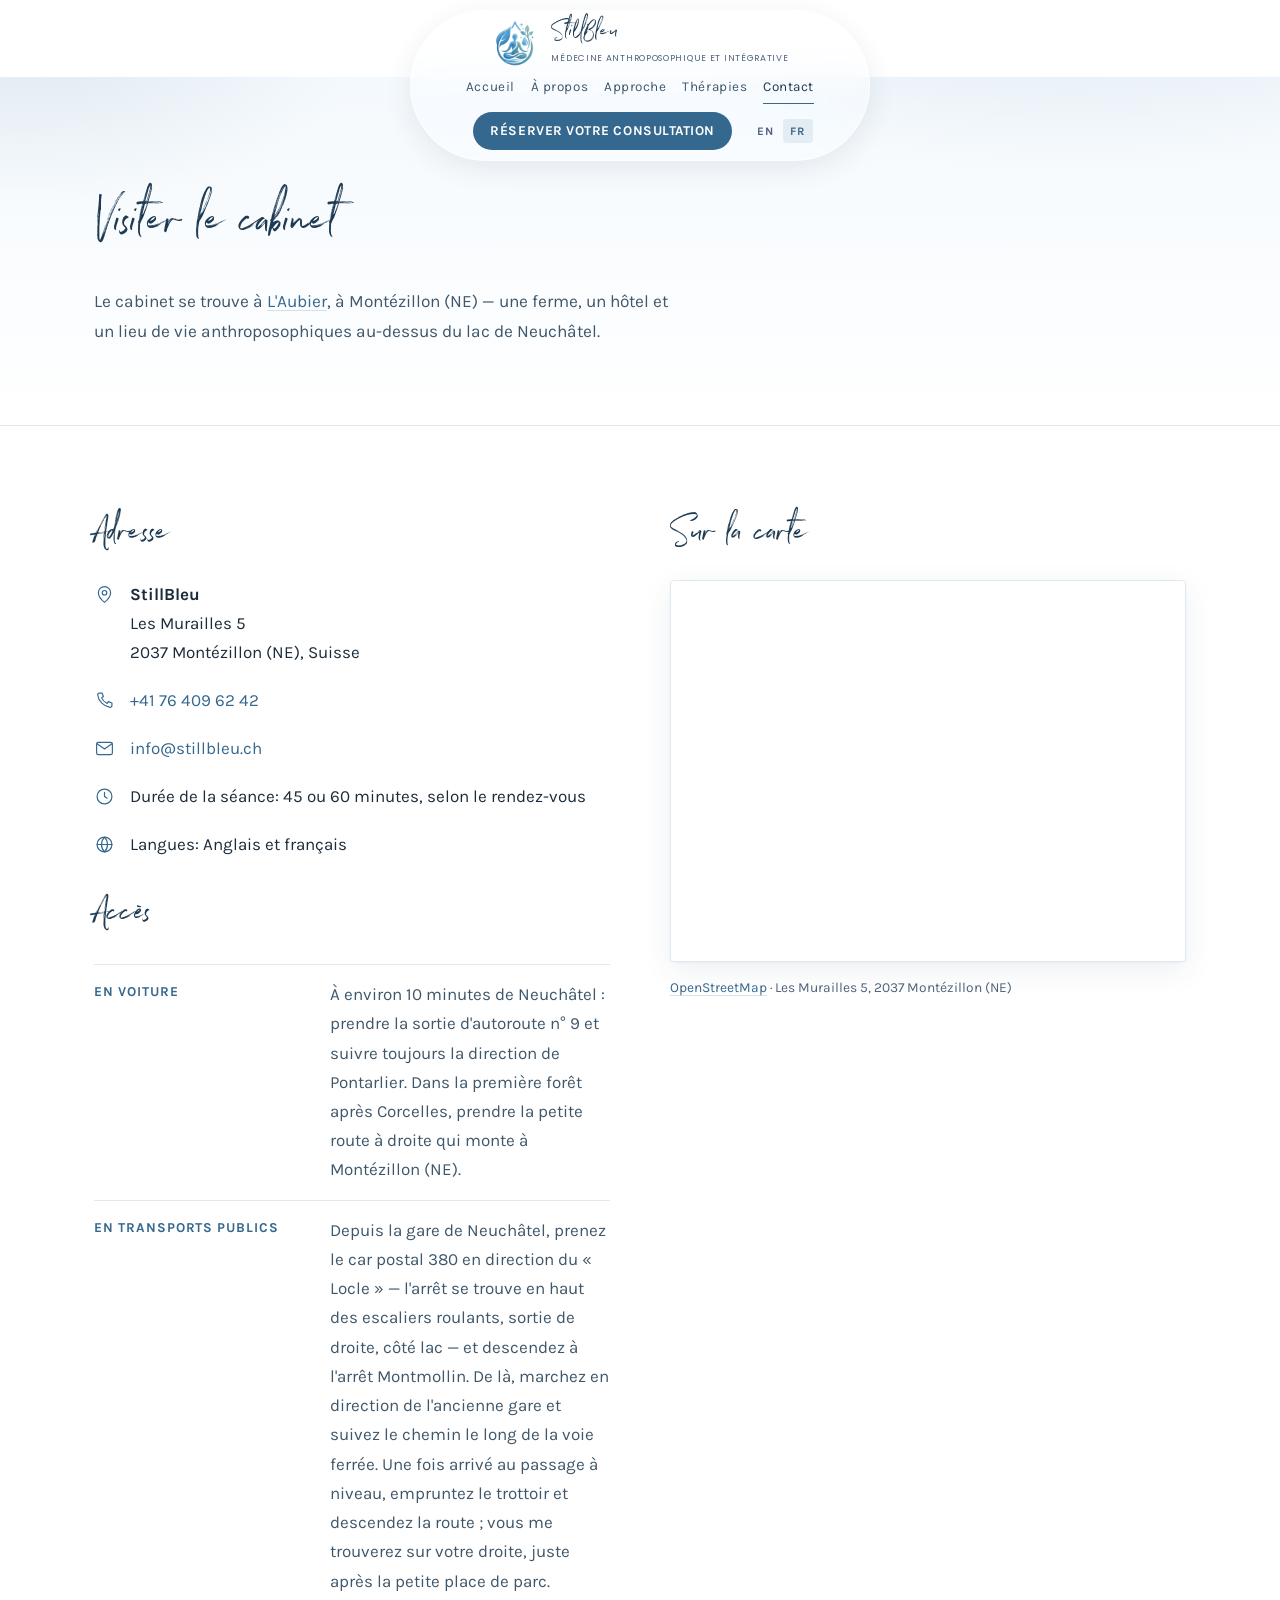
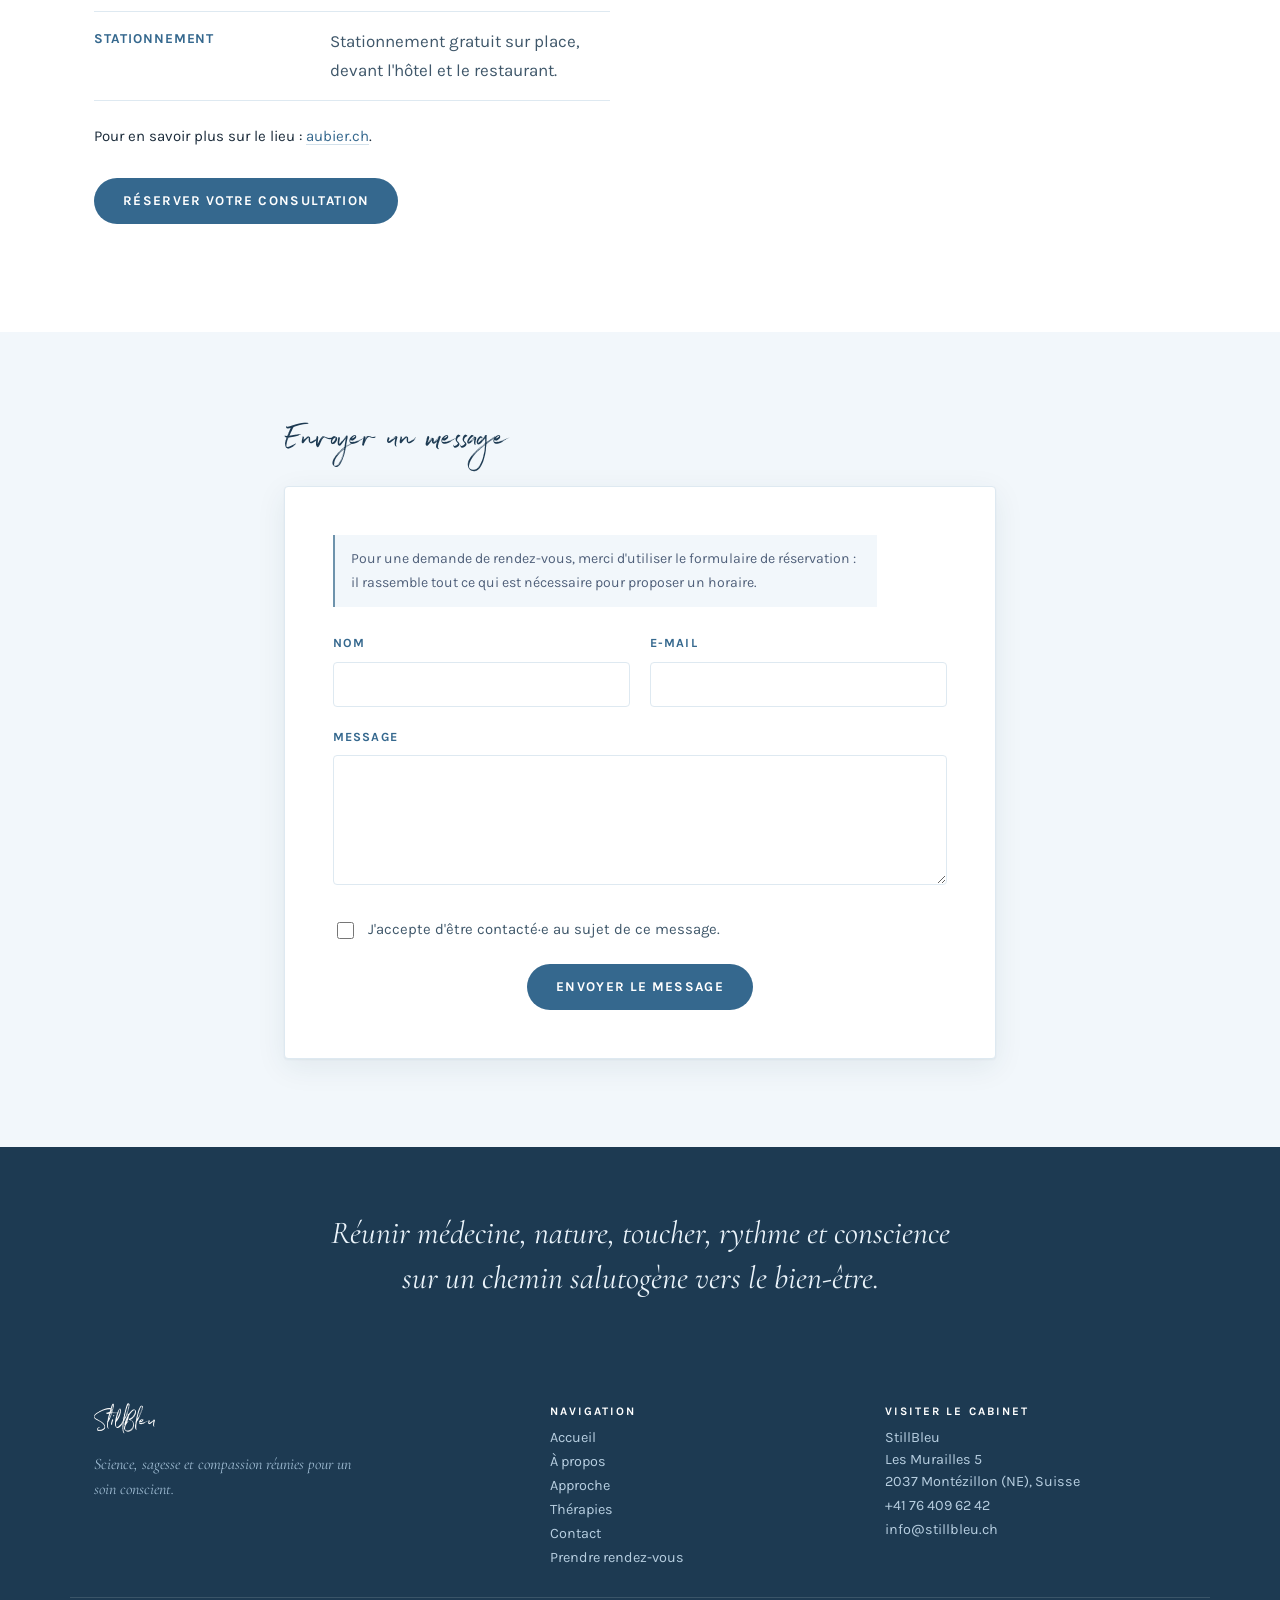
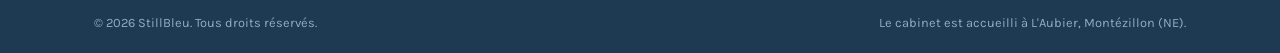
<file: contact.html>
<!doctype html>
<html lang="en">
<head>
<meta charset="utf-8">
<meta name="viewport" content="width=device-width, initial-scale=1">
<title data-i18n="cont.title">Contact — Visit the Clinic at L'Aubier</title>
<meta name="description" data-i18n-attr="content:cont.desc" content="Visit the clinic at L'Aubier, Montézillon (NE), Switzerland. Telephone, email and appointment booking.">
<meta name="theme-color" content="#1D3A52">
<meta property="og:title" content="Contact — Visit the Clinic at L'Aubier">
<meta property="og:description" content="Visit the clinic at L'Aubier, Montézillon (NE), Switzerland. Telephone, email and appointment booking.">
<meta property="og:type" content="website">
<link rel="icon" href="assets/img/favicon-64.png" type="image/png">
<link rel="apple-touch-icon" href="assets/img/apple-touch-icon.png">
<link rel="preconnect" href="https://fonts.googleapis.com">
<link rel="preconnect" href="https://fonts.gstatic.com" crossorigin>
<link href="https://fonts.googleapis.com/css2?family=Prata&family=Poppins:wght@400;500&family=Cormorant+Garamond:ital,wght@0,300;0,400;0,500;0,600;1,400&family=Karla:wght@400;500;700&display=swap" rel="stylesheet">
<link rel="stylesheet" href="assets/css/style.css?v=8">
<script src="assets/js/i18n.js?v=2"></script>
<style>html.lang-pending body{visibility:hidden}</style>
<script>
(function(){var h=document.documentElement;h.classList.add('lang-pending');
setTimeout(function(){h.classList.remove('lang-pending');},700);})();
</script>
<noscript><style>.reveal{opacity:1;transform:none}html.lang-pending body{visibility:visible}</style></noscript>
</head>
<body>
<a class="skip" href="#main" data-i18n="skip">Skip to content</a>
<header class="site-header">
  <div class="wrap header-inner">
    <a class="brand" href="index.html">
      <img class="brand-mark logo" src="assets/img/logo-mark.png" width="52" height="52" alt="" loading="eager">
      <span class="brand-text">
        <span class="brand-name">StillBleu</span>
        <span class="brand-sub" data-i18n="brand.sub">Anthroposophic and Integrative Medicine</span>
      </span>
    </a>
    <button class="nav-toggle" type="button" aria-expanded="false" aria-controls="nav" aria-label="Menu">
      <svg class="" viewBox="0 0 24 24" fill="none" stroke="currentColor" stroke-width="1.35" stroke-linecap="round" stroke-linejoin="round" aria-hidden="true" width="22" height="22"><path d="M4 7h16"/><path d="M4 12h16"/><path d="M4 17h16"/></svg>
    </button>
    <nav class="nav" id="nav">
      <a href="index.html" data-i18n="nav.home">Home</a><a href="about.html" data-i18n="nav.about">About</a><a href="approach.html" data-i18n="nav.approach">Approach</a><a href="therapies.html" data-i18n="nav.therapies">Therapies</a><a href="contact.html" aria-current="page" data-i18n="nav.contact">Contact</a>
      <a class="nav-aubier" href="https://www.aubier.ch/fr/" target="_blank" rel="noopener noreferrer">L'Aubier</a>
      <a class="btn btn-primary btn-sm header-cta" href="booking.html" data-i18n="cta.book">Book your consultation</a>
      <div class="langs"><button class="lang-btn" type="button" data-lang="en" aria-pressed="true">EN</button><button class="lang-btn" type="button" data-lang="fr" aria-pressed="false">FR</button></div>
    </nav>
  </div>
</header>
<main id="main">
<section class="pagehead">
  <div class="wrap">
    <h1 data-i18n="cont.head">Visit the Clinic</h1>
    <p class="lead" data-i18n="cont.lead">The practice is based at <a href="https://www.aubier.ch/fr/" target="_blank" rel="noopener noreferrer">L'Aubier</a> in Montézillon (NE) — an anthroposophic farm, hotel and living community above Lake Neuchâtel.</p>
  </div>
</section>

<section>
  <div class="wrap contact-grid">
    <div>
      <h2 data-i18n="cont.addr.head">Address</h2>
      <ul class="contact-list">
        <li><svg class="" viewBox="0 0 24 24" fill="none" stroke="currentColor" stroke-width="1.35" stroke-linecap="round" stroke-linejoin="round" aria-hidden="true" ><path d="M12 21s7-5.7 7-11a7 7 0 1 0-14 0c0 5.3 7 11 7 11Z"/><circle cx="12" cy="10" r="2.6"/></svg><span data-i18n="cont.addr.v"><strong>StillBleu</strong><br>Les Murailles 5<br>2037 Montézillon (NE), Switzerland</span></li>
        <li><svg class="" viewBox="0 0 24 24" fill="none" stroke="currentColor" stroke-width="1.35" stroke-linecap="round" stroke-linejoin="round" aria-hidden="true" ><path d="M6.2 3.5h3l1.5 4-2 1.5a12 12 0 0 0 6.3 6.3l1.5-2 4 1.5v3a2 2 0 0 1-2.2 2A16.8 16.8 0 0 1 4.2 5.7a2 2 0 0 1 2-2.2Z"/></svg><a href="tel:+41764096242">+41 76 409 62 42</a></li>
        <li><svg class="" viewBox="0 0 24 24" fill="none" stroke="currentColor" stroke-width="1.35" stroke-linecap="round" stroke-linejoin="round" aria-hidden="true" ><rect x="3" y="5" width="18" height="14" rx="2"/><path d="m3.5 6.5 8.5 6 8.5-6"/></svg><a href="mailto:info@stillbleu.ch">info@stillbleu.ch</a></li>
        <li><svg class="" viewBox="0 0 24 24" fill="none" stroke="currentColor" stroke-width="1.35" stroke-linecap="round" stroke-linejoin="round" aria-hidden="true" ><circle cx="12" cy="12" r="8.5"/><path d="M12 7.2V12l3 2"/></svg><span><span data-i18n="book.det.duration">Session duration</span>: <span data-i18n="book.det.duration.v">45 or 60 minutes, depending on the appointment</span></span></li>
        <li><svg class="" viewBox="0 0 24 24" fill="none" stroke="currentColor" stroke-width="1.35" stroke-linecap="round" stroke-linejoin="round" aria-hidden="true" ><circle cx="12" cy="12" r="8.5"/><path d="M3.5 12h17"/><path d="M12 3.5c2.3 2.4 3.4 5.3 3.4 8.5S14.3 18.1 12 20.5c-2.3-2.4-3.4-5.3-3.4-8.5S9.7 5.9 12 3.5Z"/></svg><span><span data-i18n="book.det.lang">Languages</span>: <span data-i18n="book.det.lang.v">English and French</span></span></li>
      </ul>

      <h2 style="margin-top:2.2rem" data-i18n="cont.get.head">Getting Here</h2>
      <dl class="dl">
        <div class="dl-row"><dt data-i18n="cont.get.car">By car</dt><dd data-i18n="cont.get.car.v">About 10 minutes from Neuchâtel: take motorway exit 9 and keep following the direction of Pontarlier. In the first stretch of forest after Corcelles, turn right onto the small road up to Montézillon (NE).</dd></div>
        <div class="dl-row"><dt data-i18n="cont.get.pt">By public transport</dt><dd data-i18n="cont.get.pt.v">From Neuchâtel train station, take the postal bus 380 in the direction of “Le Locle” — the stop is at the top of the escalators, right-hand exit, on the lake side — and get off at the Montmollin stop. From there, walk toward the old train station and follow the path along the railway line. Once you reach the level crossing, take the sidewalk and head down the road; you will find me on your right, just after the small parking place.</dd></div>
        <div class="dl-row"><dt data-i18n="cont.get.park">Parking</dt><dd data-i18n="cont.get.park.v">Free parking on site, in front of the hotel and restaurant.</dd></div>
      </dl>
      <p style="margin-top:1.4rem;font-size:.94rem" data-i18n="cont.aubier">More about the setting at <a href="https://www.aubier.ch/fr/" target="_blank" rel="noopener">aubier.ch</a>.</p>
      <p style="margin-top:1.8rem"><a class="btn btn-primary" href="booking.html" data-i18n="cta.book">Book your consultation</a></p>
    </div>

    <div>
      <h2 data-i18n="cont.map.head">On the map</h2>
      <div class="map">
        <iframe title="Map — StillBleu, Montézillon (NE)" loading="lazy"
          src="https://www.openstreetmap.org/export/embed.html?bbox=6.8137%2C46.9740%2C6.8617%2C46.9980&amp;layer=mapnik&amp;marker=46.98602%2C6.83770"></iframe>
      </div>
      <p style="margin-top:.9rem;font-size:.86rem;color:var(--ink-mute)">
        <a href="https://www.openstreetmap.org/?mlat=46.98602&amp;mlon=6.83770#map=15/46.98602/6.83770"
           target="_blank" rel="noopener">OpenStreetMap</a> · Les Murailles 5, 2037 Montézillon (NE)
      </p>
    </div>
  </div>
</section>

<section class="sec-alt">
  <div class="wrap narrow">
    <h2 data-i18n="cont.form.head">Send a message</h2>
    <div class="formcard">
      <p class="formnote" data-i18n="cont.form.note">For appointment requests, please use the booking form — it collects everything needed to propose a time.</p>
      <form name="contact" method="POST" action="/thank-you.html"
            data-netlify="true" netlify-honeypot="bot-field">
        <input type="hidden" name="form-name" value="contact">
        <p hidden><label>Leave this empty: <input name="bot-field"></label></p>
        <div class="field-row">
          <div class="field">
            <label for="cname" data-i18n="f.name">Name</label>
            <input type="text" id="cname" name="name" required>
          </div>
          <div class="field">
            <label for="cemail" data-i18n="f.email">Email</label>
            <input type="email" id="cemail" name="email" required>
          </div>
        </div>
        <div class="field">
          <label for="cmessage" data-i18n="f.msg2">Message</label>
          <textarea id="cmessage" name="message" required></textarea>
        </div>
        <div class="check">
          <input type="checkbox" id="cconsent" name="consent" required value="yes">
          <label for="cconsent" data-i18n="f.consent2">I consent to being contacted about this message.</label>
        </div>
        <div class="form-actions"><button class="btn btn-primary" type="submit" data-i18n="cta.send">Send message</button></div>
      </form>
    </div>
  </div>
</section>

<section class="sec-deep">
  <div class="wrap narrow center">
    <p class="quote" style="border:0;padding:0;margin:0 auto;max-width:46ch;text-align:center"
       data-i18n="cont.close">Integrating medicine, nature, touch, rhythm and consciousness for a salutogenic path to well-being.</p>
  </div>
</section>
</main>
<footer class="site-footer">
  <div class="wrap footer-grid">
    <div>
      <div class="footer-brand">StillBleu</div>
      <p class="footer-quote" data-i18n="foot.quote">Integrating science, wisdom and compassion for conscious care.</p>
    </div>
    <div>
      <h4 data-i18n="foot.nav">Navigation</h4>
      <ul><li><a href="index.html" data-i18n="nav.home">Home</a></li><li><a href="about.html" data-i18n="nav.about">About</a></li><li><a href="approach.html" data-i18n="nav.approach">Approach</a></li><li><a href="therapies.html" data-i18n="nav.therapies">Therapies</a></li><li><a href="contact.html" data-i18n="nav.contact">Contact</a></li><li><a href="booking.html" data-i18n="nav.book">Book an Appointment</a></li></ul>
    </div>
    <div>
      <h4 data-i18n="foot.visit">Visit the clinic</h4>
      <ul>
        <li data-i18n="foot.addr">StillBleu<br>Les Murailles 5<br>2037 Montézillon (NE), Switzerland</li>
        <li><a href="tel:+41764096242">+41 76 409 62 42</a></li>
        <li><a href="mailto:info@stillbleu.ch">info@stillbleu.ch</a></li>
      </ul>
    </div>
  </div>
  <div class="wrap footer-bottom">
    <span>© 2026 StillBleu. <span data-i18n="foot.rights">All rights reserved.</span></span>
    <span data-i18n="foot.hosted">The clinic is hosted at L'Aubier, Montézillon (NE).</span>
  </div>
</footer>

<script src="assets/js/main.js?v=2"></script>
</body>
</html>
</file>
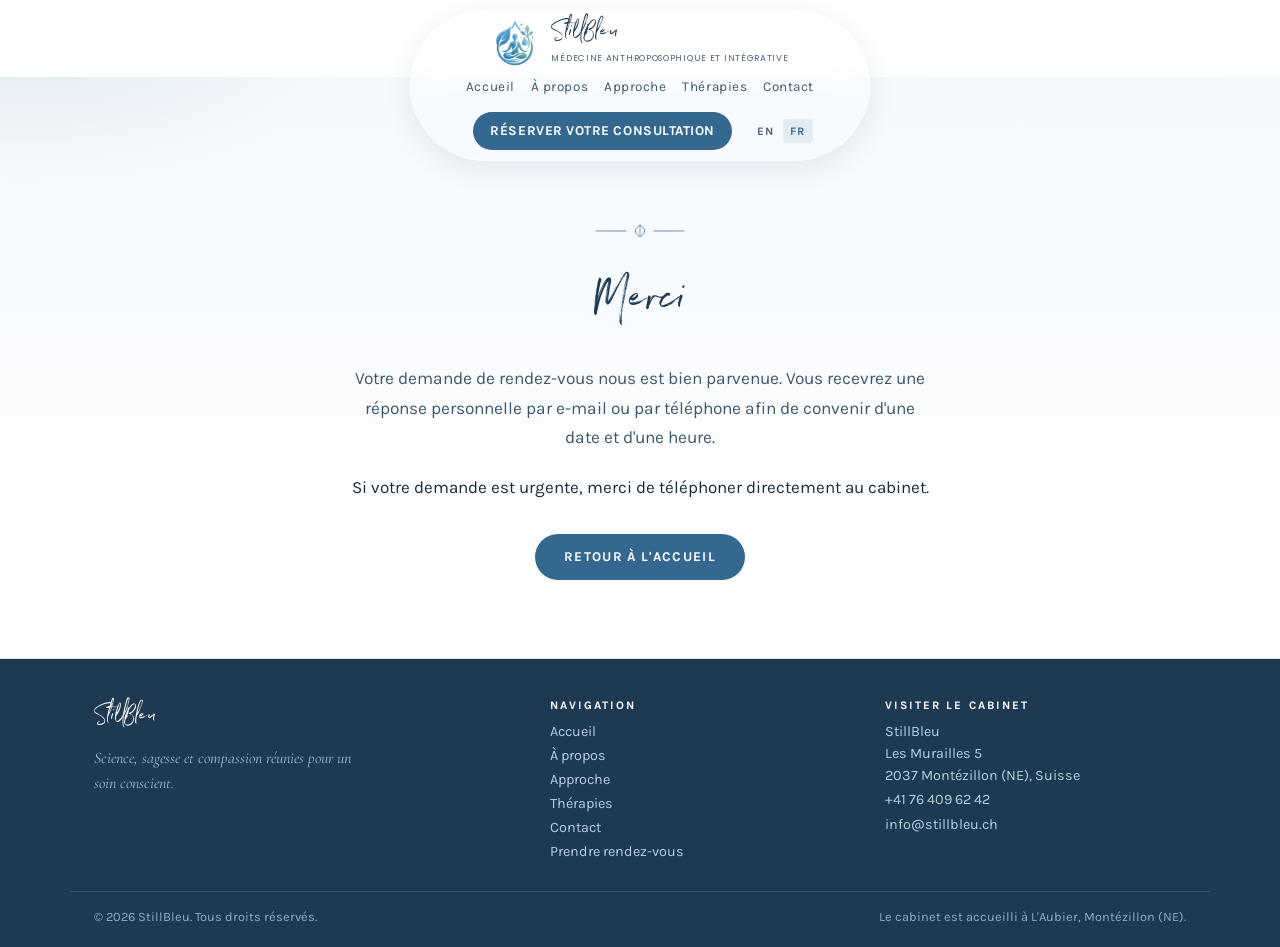
<file: thank-you.html>
<!doctype html>
<html lang="en">
<head>
<meta charset="utf-8">
<meta name="viewport" content="width=device-width, initial-scale=1">
<title data-i18n="ty.title">Thank you — your request has been received</title>
<meta name="description" data-i18n-attr="content:ty.desc" content="Your appointment request has been received.">
<meta name="theme-color" content="#1D3A52">
<meta property="og:title" content="Thank you — your request has been received">
<meta property="og:description" content="Your appointment request has been received.">
<meta property="og:type" content="website">
<link rel="icon" href="assets/img/favicon-64.png" type="image/png">
<link rel="apple-touch-icon" href="assets/img/apple-touch-icon.png">
<link rel="preconnect" href="https://fonts.googleapis.com">
<link rel="preconnect" href="https://fonts.gstatic.com" crossorigin>
<link href="https://fonts.googleapis.com/css2?family=Prata&family=Poppins:wght@400;500&family=Cormorant+Garamond:ital,wght@0,300;0,400;0,500;0,600;1,400&family=Karla:wght@400;500;700&display=swap" rel="stylesheet">
<link rel="stylesheet" href="assets/css/style.css?v=8">
<script src="assets/js/i18n.js?v=2"></script>
<style>html.lang-pending body{visibility:hidden}</style>
<script>
(function(){var h=document.documentElement;h.classList.add('lang-pending');
setTimeout(function(){h.classList.remove('lang-pending');},700);})();
</script>
<noscript><style>.reveal{opacity:1;transform:none}html.lang-pending body{visibility:visible}</style></noscript>
</head>
<body>
<a class="skip" href="#main" data-i18n="skip">Skip to content</a>
<header class="site-header">
  <div class="wrap header-inner">
    <a class="brand" href="index.html">
      <img class="brand-mark logo" src="assets/img/logo-mark.png" width="52" height="52" alt="" loading="eager">
      <span class="brand-text">
        <span class="brand-name">StillBleu</span>
        <span class="brand-sub" data-i18n="brand.sub">Anthroposophic and Integrative Medicine</span>
      </span>
    </a>
    <button class="nav-toggle" type="button" aria-expanded="false" aria-controls="nav" aria-label="Menu">
      <svg class="" viewBox="0 0 24 24" fill="none" stroke="currentColor" stroke-width="1.35" stroke-linecap="round" stroke-linejoin="round" aria-hidden="true" width="22" height="22"><path d="M4 7h16"/><path d="M4 12h16"/><path d="M4 17h16"/></svg>
    </button>
    <nav class="nav" id="nav">
      <a href="index.html" data-i18n="nav.home">Home</a><a href="about.html" data-i18n="nav.about">About</a><a href="approach.html" data-i18n="nav.approach">Approach</a><a href="therapies.html" data-i18n="nav.therapies">Therapies</a><a href="contact.html" data-i18n="nav.contact">Contact</a>
      <a class="nav-aubier" href="https://www.aubier.ch/fr/" target="_blank" rel="noopener noreferrer">L'Aubier</a>
      <a class="btn btn-primary btn-sm header-cta" href="booking.html" data-i18n="cta.book">Book your consultation</a>
      <div class="langs"><button class="lang-btn" type="button" data-lang="en" aria-pressed="true">EN</button><button class="lang-btn" type="button" data-lang="fr" aria-pressed="false">FR</button></div>
    </nav>
  </div>
</header>
<main id="main">
<section class="pagehead" style="min-height:52vh;display:flex;align-items:center">
  <div class="wrap narrow center">
    <svg class="leafrule" viewBox="0 0 92 16" fill="none" stroke="currentColor" stroke-width="1.35" stroke-linecap="round" stroke-linejoin="round" aria-hidden="true" ><path d="M2 8h30" stroke-width="1"/><path d="M60 8H90" stroke-width="1"/><path d="M46 2.4c3.2 1.5 4.6 3.6 4.6 5.6 0 2-1.4 4.1-4.6 5.6-3.2-1.5-4.6-3.6-4.6-5.6 0-2 1.4-4.1 4.6-5.6Z" stroke-width="1"/><path d="M46 3.2v9.6" stroke-width=".8"/></svg>
    <h1 data-i18n="ty.head">Thank you</h1>
    <p class="lead" data-i18n="ty.p">Your appointment request has arrived. You will receive a personal reply by email or telephone to confirm a date and time.</p>
    <p data-i18n="ty.p2">If your request is urgent, please telephone the clinic directly.</p>
    <p style="margin-top:2rem"><a class="btn btn-primary" href="index.html" data-i18n="ty.btn">Return to the home page</a></p>
  </div>
</section>
</main>
<footer class="site-footer">
  <div class="wrap footer-grid">
    <div>
      <div class="footer-brand">StillBleu</div>
      <p class="footer-quote" data-i18n="foot.quote">Integrating science, wisdom and compassion for conscious care.</p>
    </div>
    <div>
      <h4 data-i18n="foot.nav">Navigation</h4>
      <ul><li><a href="index.html" data-i18n="nav.home">Home</a></li><li><a href="about.html" data-i18n="nav.about">About</a></li><li><a href="approach.html" data-i18n="nav.approach">Approach</a></li><li><a href="therapies.html" data-i18n="nav.therapies">Therapies</a></li><li><a href="contact.html" data-i18n="nav.contact">Contact</a></li><li><a href="booking.html" data-i18n="nav.book">Book an Appointment</a></li></ul>
    </div>
    <div>
      <h4 data-i18n="foot.visit">Visit the clinic</h4>
      <ul>
        <li data-i18n="foot.addr">StillBleu<br>Les Murailles 5<br>2037 Montézillon (NE), Switzerland</li>
        <li><a href="tel:+41764096242">+41 76 409 62 42</a></li>
        <li><a href="mailto:info@stillbleu.ch">info@stillbleu.ch</a></li>
      </ul>
    </div>
  </div>
  <div class="wrap footer-bottom">
    <span>© 2026 StillBleu. <span data-i18n="foot.rights">All rights reserved.</span></span>
    <span data-i18n="foot.hosted">The clinic is hosted at L'Aubier, Montézillon (NE).</span>
  </div>
</footer>

<script src="assets/js/main.js?v=2"></script>
</body>
</html>
</file>
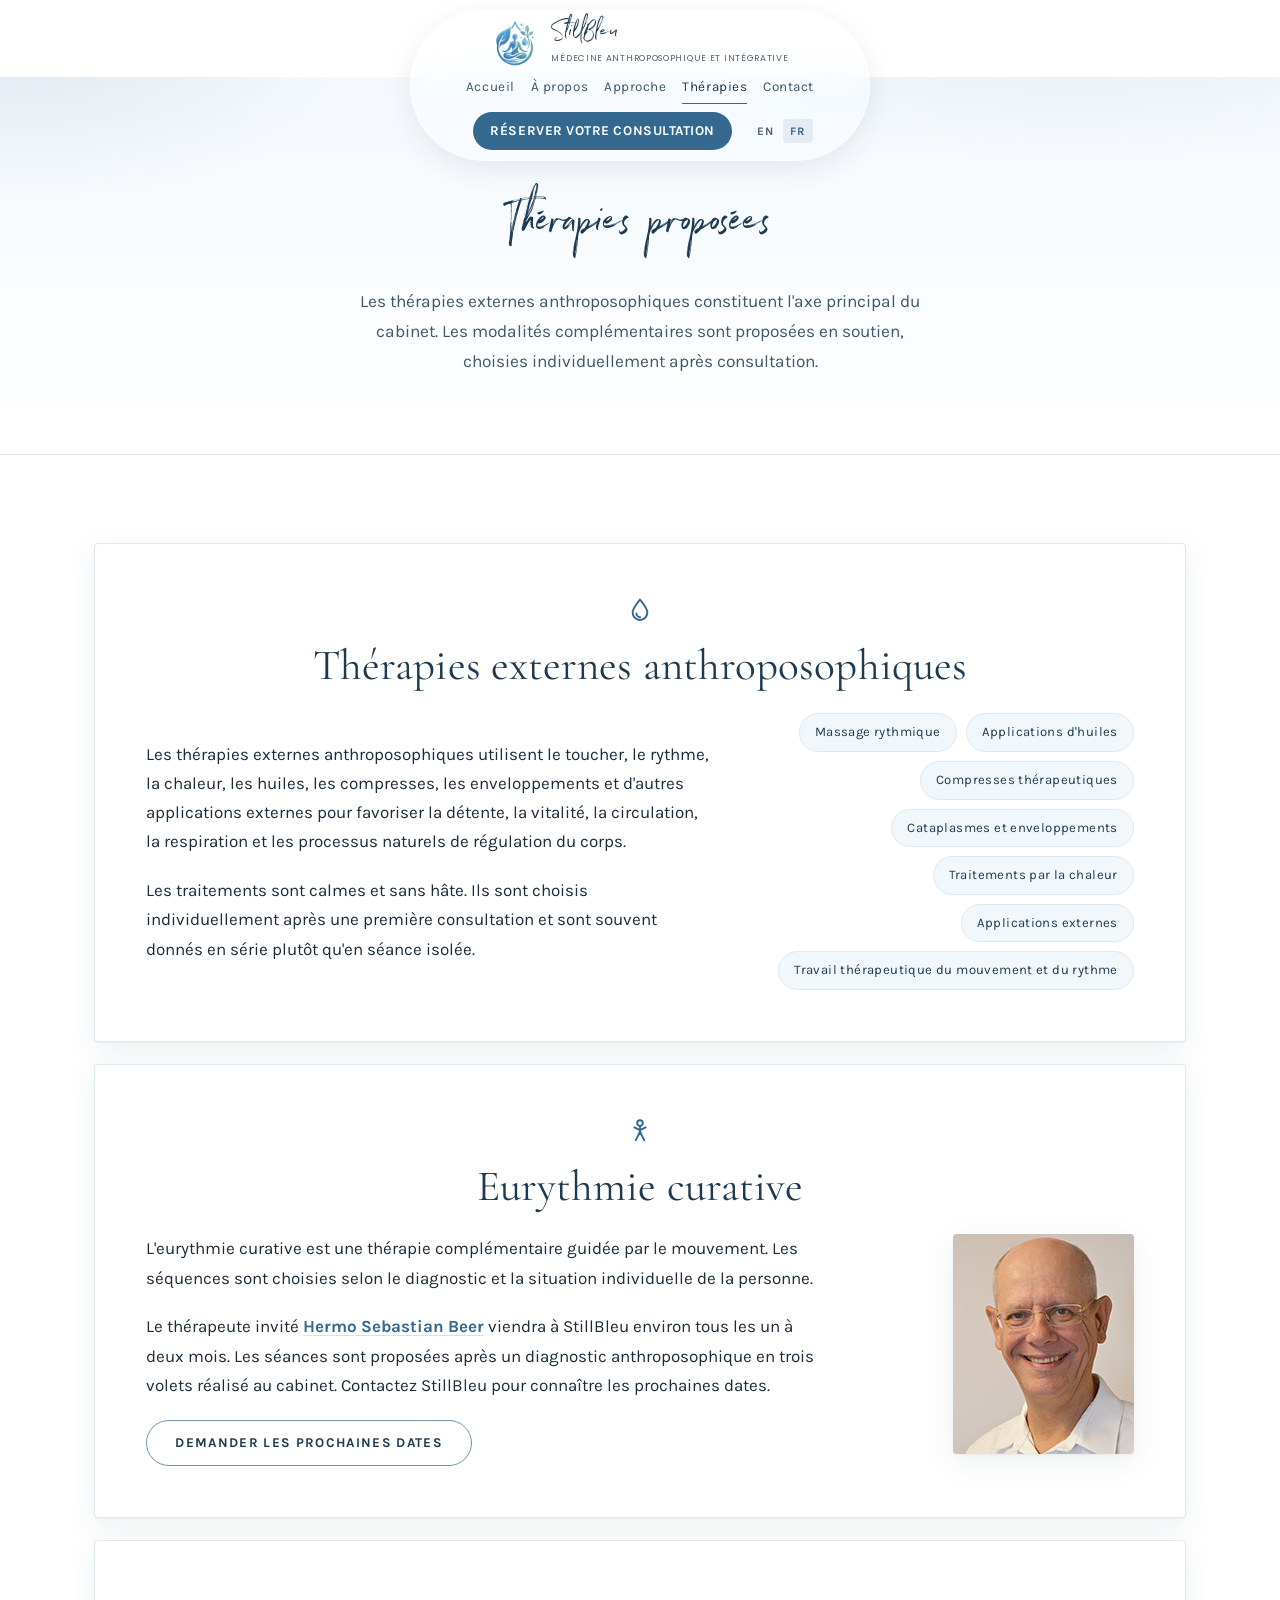
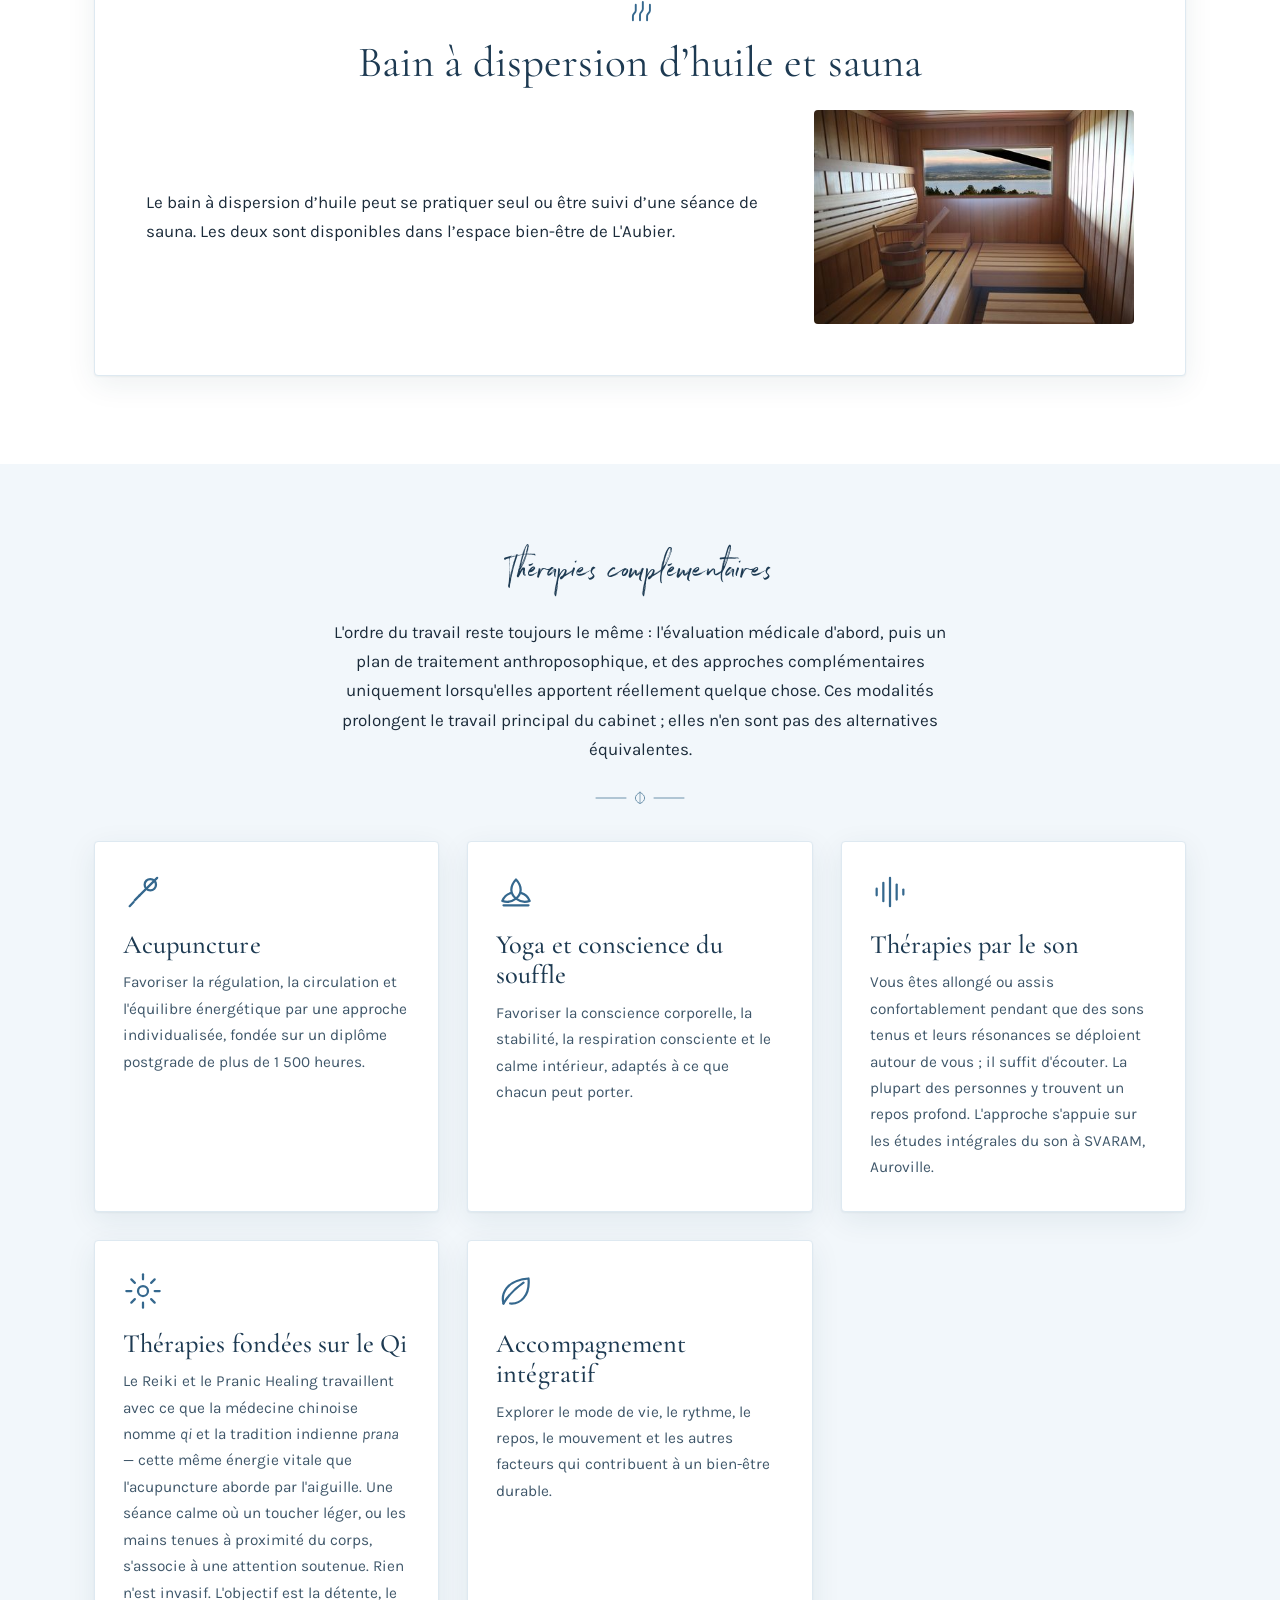
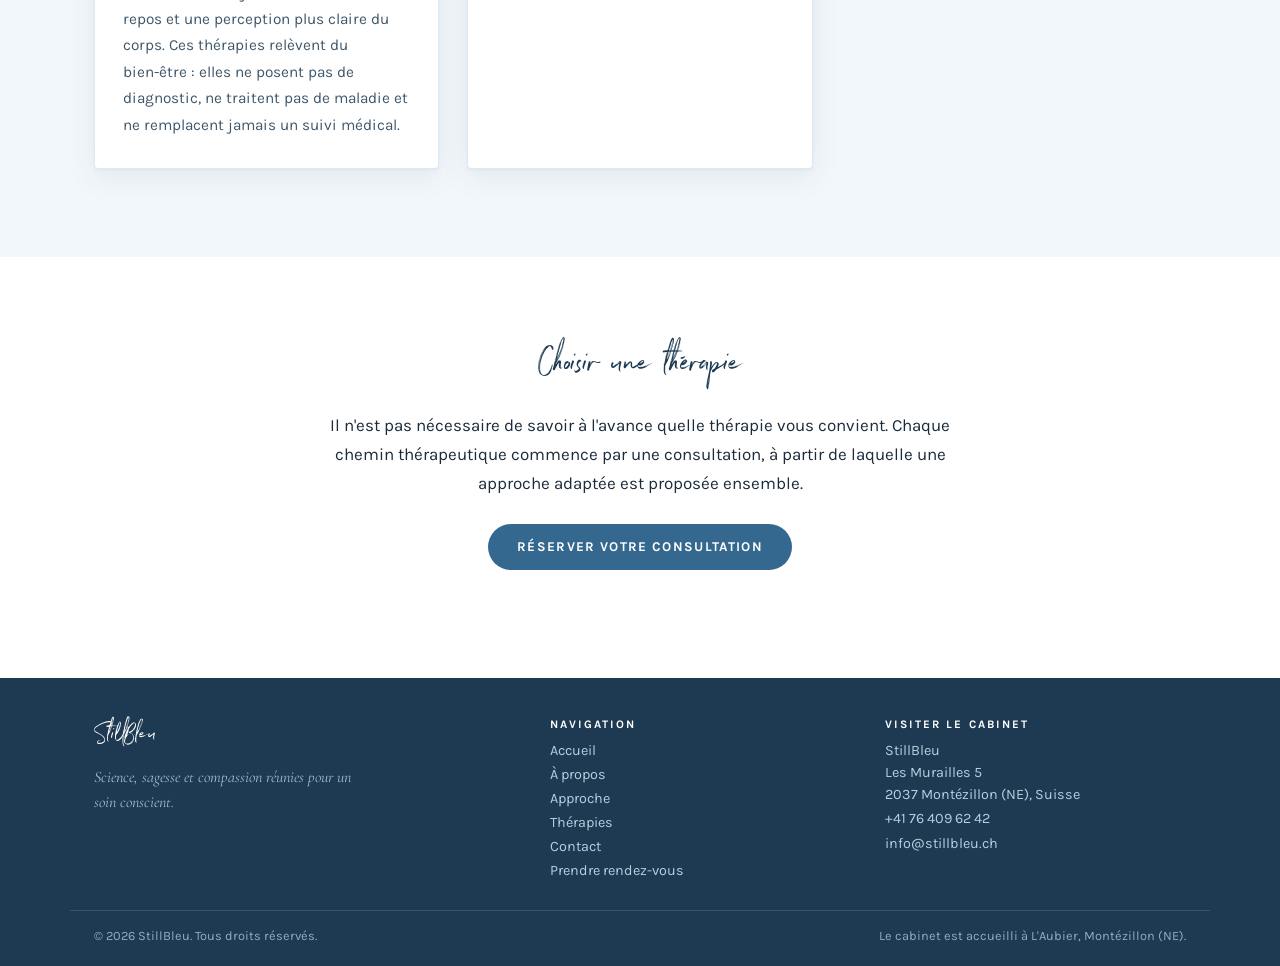
<file: therapies.html>
<!doctype html>
<html lang="en">
<head>
<meta charset="utf-8">
<meta name="viewport" content="width=device-width, initial-scale=1">
<title data-i18n="ther.title">Therapies — Anthroposophic External Therapies & More</title>
<meta name="description" data-i18n-attr="content:ther.desc" content="Anthroposophic external therapies, acupuncture, yoga and breath awareness, sound-based therapies, qi-based therapies (Reiki and Pranic Healing) and integrative guidance.">
<meta name="theme-color" content="#1D3A52">
<meta property="og:title" content="Therapies — Anthroposophic External Therapies & More">
<meta property="og:description" content="Anthroposophic external therapies, acupuncture, yoga and breath awareness, sound-based therapies, qi-based therapies (Reiki and Pranic Healing) and integrative guidance.">
<meta property="og:type" content="website">
<link rel="icon" href="assets/img/favicon-64.png" type="image/png">
<link rel="apple-touch-icon" href="assets/img/apple-touch-icon.png">
<link rel="preconnect" href="https://fonts.googleapis.com">
<link rel="preconnect" href="https://fonts.gstatic.com" crossorigin>
<link href="https://fonts.googleapis.com/css2?family=Prata&family=Poppins:wght@400;500&family=Cormorant+Garamond:ital,wght@0,300;0,400;0,500;0,600;1,400&family=Karla:wght@400;500;700&display=swap" rel="stylesheet">
<link rel="stylesheet" href="assets/css/style.css?v=8">
<script src="assets/js/i18n.js?v=2"></script>
<style>html.lang-pending body{visibility:hidden}</style>
<script>
(function(){var h=document.documentElement;h.classList.add('lang-pending');
setTimeout(function(){h.classList.remove('lang-pending');},700);})();
</script>
<noscript><style>.reveal{opacity:1;transform:none}html.lang-pending body{visibility:visible}</style></noscript>
</head>
<body>
<a class="skip" href="#main" data-i18n="skip">Skip to content</a>
<header class="site-header">
  <div class="wrap header-inner">
    <a class="brand" href="index.html">
      <img class="brand-mark logo" src="assets/img/logo-mark.png" width="52" height="52" alt="" loading="eager">
      <span class="brand-text">
        <span class="brand-name">StillBleu</span>
        <span class="brand-sub" data-i18n="brand.sub">Anthroposophic and Integrative Medicine</span>
      </span>
    </a>
    <button class="nav-toggle" type="button" aria-expanded="false" aria-controls="nav" aria-label="Menu">
      <svg class="" viewBox="0 0 24 24" fill="none" stroke="currentColor" stroke-width="1.35" stroke-linecap="round" stroke-linejoin="round" aria-hidden="true" width="22" height="22"><path d="M4 7h16"/><path d="M4 12h16"/><path d="M4 17h16"/></svg>
    </button>
    <nav class="nav" id="nav">
      <a href="index.html" data-i18n="nav.home">Home</a><a href="about.html" data-i18n="nav.about">About</a><a href="approach.html" data-i18n="nav.approach">Approach</a><a href="therapies.html" aria-current="page" data-i18n="nav.therapies">Therapies</a><a href="contact.html" data-i18n="nav.contact">Contact</a>
      <a class="nav-aubier" href="https://www.aubier.ch/fr/" target="_blank" rel="noopener noreferrer">L'Aubier</a>
      <a class="btn btn-primary btn-sm header-cta" href="booking.html" data-i18n="cta.book">Book your consultation</a>
      <div class="langs"><button class="lang-btn" type="button" data-lang="en" aria-pressed="true">EN</button><button class="lang-btn" type="button" data-lang="fr" aria-pressed="false">FR</button></div>
    </nav>
  </div>
</header>
<main id="main">
<section class="pagehead">
  <div class="wrap center">
    <h1 data-i18n="ther.head">Therapies Offered</h1>
    <p class="lead" data-i18n="ther.lead">Anthroposophic external therapies are the leading focus of the clinic. Complementary modalities are offered as supporting approaches, chosen individually after consultation.</p>
  </div>
</section>

<section>
  <div class="wrap">
    <div class="feature">
      <div class="feature-head">
        <svg class="" viewBox="0 0 24 24" fill="none" stroke="currentColor" stroke-width="1.35" stroke-linecap="round" stroke-linejoin="round" aria-hidden="true" ><path d="M12 3.2c-2.5 3.2-5.2 6.2-5.2 9.2a5.2 5.2 0 0 0 10.4 0c0-3-2.7-6-5.2-9.2Z"/><path d="M9.5 13.1a2.6 2.6 0 0 0 2.6 2.6"/></svg>
        <h2 style="margin:0" data-i18n="ther.aet.head">Anthroposophic External Therapies</h2>
      </div>
      <div class="feature-body">
        <div class="feature-copy">
          <p data-i18n="ther.aet.p">Anthroposophic external therapies use touch, rhythm, warmth, oils, compresses, wraps and other externally applied treatments to support relaxation, vitality, circulation, breathing and the body's natural regulatory processes.</p>
          <p data-i18n="ther.aet.p2">Treatments are quiet and unhurried. They are selected individually after an initial consultation, and are often given as a series rather than as single sessions.</p>
        </div>
        <ul class="pill-row" data-i18n-list="ther.aet.items"><li>Rhythmic massage</li><li>Oil applications</li><li>Therapeutic compresses</li><li>Poultices and wraps</li><li>Warmth treatments</li><li>External applications</li><li>Therapeutic movement and rhythm-based work</li></ul>
      </div>
    </div>
    <div class="feature eurythmy-feature">
      <div class="feature-head">
        <svg class="" viewBox="0 0 24 24" fill="none" stroke="currentColor" stroke-width="1.35" stroke-linecap="round" stroke-linejoin="round" aria-hidden="true" ><circle cx="12" cy="5" r="2"/><path d="M12 7v6m0-3-4-2m4 2 4-2m-4 3-3 6m3-6 3 6"/></svg>
        <h2 style="margin:0" data-i18n="ther.eury.head">Curative Eurythmy</h2>
      </div>
      <div class="eurythmy-body">
        <div class="feature-copy">
          <p data-i18n="ther.eury.p">Curative Eurythmy is a guided movement-based complementary therapy. Movement sequences are selected in relation to the person's diagnosis and individual situation.</p>
          <p data-i18n="ther.eury.visit">Visiting therapist <strong><a href="https://www.luzern-kinderarzt.ch/angebot/heileurythmie" target="_blank" rel="noopener noreferrer">Hermo Sebastian Beer</a></strong> will visit StillBleu approximately every one to two months. Sessions are offered following a threefold anthroposophic diagnosis at the clinic. Contact StillBleu for upcoming dates.</p>
          <p style="margin-top:1.2rem"><a class="btn btn-ghost" href="contact.html" data-i18n="ther.eury.cta">Ask about upcoming visits</a></p>
        </div>
        <figure class="eurythmy-portrait">
          <a href="https://www.luzern-kinderarzt.ch/angebot/heileurythmie" target="_blank" rel="noopener noreferrer">
            <img src="assets/img/hermo-sebastian-beer.jpg" width="181" height="220" loading="lazy" alt="Hermo Sebastian Beer">
          </a>
        </figure>
      </div>
    </div>
    <div class="feature sauna-feature">
      <div class="feature-head">
        <svg class="" viewBox="0 0 24 24" fill="none" stroke="currentColor" stroke-width="1.35" stroke-linecap="round" stroke-linejoin="round" aria-hidden="true" ><path d="M7 20v-3c0-2 2-2 2-4V9"/><path d="M12 20v-4c0-2 2-2 2-4V7"/><path d="M17 20v-3c0-2 2-2 2-4V9"/></svg>
        <h2 style="margin:0" data-i18n="ther.sauna.head">Oil Dispersion Bath & Sauna</h2>
      </div>
      <div class="sauna-body">
        <div class="feature-copy">
          <p data-i18n="ther.sauna.p">Oil-dispersion therapy can be enjoyed on its own or followed by a sauna session. Both are available in the Well-being Space at L'Aubier.</p>
        </div>
        <figure class="sauna-photo">
          <a href="https://www.aubier.ch/fr/photos.html" target="_blank" rel="noopener noreferrer">
            <img src="assets/img/aubier-sauna.jpg" width="460" height="307" loading="lazy"
                 alt="Sauna in L'Aubier's Well-being Space" data-i18n-attr="alt:ther.sauna.photo.alt">
          </a>
        </figure>
      </div>
    </div>
  </div>
</section>

<section class="sec-alt">
  <div class="wrap">
    <div class="center" style="max-width:620px;margin-inline:auto">
      <h2 data-i18n="ther.comp.head">Complementary Therapies</h2>
      <p data-i18n="ther.comp.lead">The order of the work is always the same: medical assessment first, then an anthroposophic treatment plan, and complementary approaches only where they genuinely add something. These modalities support and extend the clinic's primary work; they are not equal alternatives to it.</p>
      <svg class="leafrule" viewBox="0 0 92 16" fill="none" stroke="currentColor" stroke-width="1.35" stroke-linecap="round" stroke-linejoin="round" aria-hidden="true" ><path d="M2 8h30" stroke-width="1"/><path d="M60 8H90" stroke-width="1"/><path d="M46 2.4c3.2 1.5 4.6 3.6 4.6 5.6 0 2-1.4 4.1-4.6 5.6-3.2-1.5-4.6-3.6-4.6-5.6 0-2 1.4-4.1 4.6-5.6Z" stroke-width="1"/><path d="M46 3.2v9.6" stroke-width=".8"/></svg>
    </div>
    <div class="grid grid-3"><article class="card reveal">
        <svg class="card-icon" viewBox="0 0 24 24" fill="none" stroke="currentColor" stroke-width="1.35" stroke-linecap="round" stroke-linejoin="round" aria-hidden="true" ><path d="M20.5 3.5 9.8 14.2"/><path d="m7 17 2.8-2.8"/><path d="M4 20.5 6.4 18"/><circle cx="16.4" cy="7.6" r="3.4"/></svg>
        <h3 data-i18n="ther.c1.h">Acupuncture</h3>
        <p data-i18n="ther.c1.p">Supporting regulation, flow and energetic balance through an individualized treatment approach, informed by a postgraduate diploma of more than 1,500 hours.</p>
      </article><article class="card reveal">
        <svg class="card-icon" viewBox="0 0 24 24" fill="none" stroke="currentColor" stroke-width="1.35" stroke-linecap="round" stroke-linejoin="round" aria-hidden="true" ><path d="M12 4.5c1.9 2 2.8 4 2.8 6.2 0 2-.9 3.7-2.8 5.3-1.9-1.6-2.8-3.3-2.8-5.3 0-2.2.9-4.2 2.8-6.2Z"/><path d="M12 16c-2.7 2-5.4 2.4-8.2 1.3 1-2.4 2.6-3.9 4.9-4.6"/><path d="M12 16c2.7 2 5.4 2.4 8.2 1.3-1-2.4-2.6-3.9-4.9-4.6"/><path d="M4.5 20h15"/></svg>
        <h3 data-i18n="ther.c2.h">Yoga and Breath Awareness</h3>
        <p data-i18n="ther.c2.p">Encouraging embodied awareness, stability, conscious breathing and inner calm, adapted to what each person can carry.</p>
      </article><article class="card reveal">
        <svg class="card-icon" viewBox="0 0 24 24" fill="none" stroke="currentColor" stroke-width="1.35" stroke-linecap="round" stroke-linejoin="round" aria-hidden="true" ><path d="M4 10v4"/><path d="M8 6.5v11"/><path d="M12 3.5v17"/><path d="M16 7.5v9"/><path d="M20 10.5v3"/></svg>
        <h3 data-i18n="ther.c3.h">Sound-Based Therapies</h3>
        <p data-i18n="ther.c3.p">You lie or sit comfortably while sustained tones and resonance are played around you, and simply listen. Most people find it deeply restful. The approach draws on integral sound studies at SVARAM, Auroville.</p>
      </article><article class="card reveal">
        <svg class="card-icon" viewBox="0 0 24 24" fill="none" stroke="currentColor" stroke-width="1.35" stroke-linecap="round" stroke-linejoin="round" aria-hidden="true" ><circle cx="12" cy="12" r="3"/><path d="M12 2v3"/><path d="M12 19v3"/><path d="M2 12h3"/><path d="M19 12h3"/><path d="m5 5 2.1 2.1"/><path d="m16.9 16.9 2.1 2.1"/><path d="m19 5-2.1 2.1"/><path d="m7.1 16.9-2.1 2.1"/></svg>
        <h3 data-i18n="ther.c4.h">Qi-Based Therapies</h3>
        <p data-i18n="ther.c4.p">Reiki and Pranic Healing, which work with what Chinese medicine calls <em>qi</em> and Indian tradition calls <em>prana</em> — the same vital energy that acupuncture addresses through the needle. A quiet session in which light touch, or the hands held near the body, is combined with focused attention. Nothing is invasive and nothing is taken. The aim is relaxation, rest and a clearer sense of the body. These therapies are offered for well-being; they do not diagnose or treat illness, and they never replace medical care.</p>
      </article><article class="card reveal">
        <svg class="card-icon" viewBox="0 0 24 24" fill="none" stroke="currentColor" stroke-width="1.35" stroke-linecap="round" stroke-linejoin="round" aria-hidden="true" ><path d="M4.5 19.5C3 14 6 5.5 19.5 4.5c1 10.5-5 15.5-11 15"/><path d="M4.5 19.5c3.5-6 7-9 12-12.5"/></svg>
        <h3 data-i18n="ther.c5.h">Integrative Guidance</h3>
        <p data-i18n="ther.c5.p">Exploring lifestyle, rhythm, rest, movement and other factors that may contribute to sustainable well-being.</p>
      </article></div>
  </div>
</section>

<section>
  <div class="wrap narrow center">
    <h2 data-i18n="ther.note.head">Choosing a therapy</h2>
    <p data-i18n="ther.note.p">There is no need to know in advance which therapy is right for you. Every therapeutic path begins with a consultation, from which a suitable approach is proposed together.</p>
    <p style="margin-top:1.6rem"><a class="btn btn-primary" href="booking.html" data-i18n="cta.book">Book your consultation</a></p>
  </div>
</section>
</main>
<footer class="site-footer">
  <div class="wrap footer-grid">
    <div>
      <div class="footer-brand">StillBleu</div>
      <p class="footer-quote" data-i18n="foot.quote">Integrating science, wisdom and compassion for conscious care.</p>
    </div>
    <div>
      <h4 data-i18n="foot.nav">Navigation</h4>
      <ul><li><a href="index.html" data-i18n="nav.home">Home</a></li><li><a href="about.html" data-i18n="nav.about">About</a></li><li><a href="approach.html" data-i18n="nav.approach">Approach</a></li><li><a href="therapies.html" data-i18n="nav.therapies">Therapies</a></li><li><a href="contact.html" data-i18n="nav.contact">Contact</a></li><li><a href="booking.html" data-i18n="nav.book">Book an Appointment</a></li></ul>
    </div>
    <div>
      <h4 data-i18n="foot.visit">Visit the clinic</h4>
      <ul>
        <li data-i18n="foot.addr">StillBleu<br>Les Murailles 5<br>2037 Montézillon (NE), Switzerland</li>
        <li><a href="tel:+41764096242">+41 76 409 62 42</a></li>
        <li><a href="mailto:info@stillbleu.ch">info@stillbleu.ch</a></li>
      </ul>
    </div>
  </div>
  <div class="wrap footer-bottom">
    <span>© 2026 StillBleu. <span data-i18n="foot.rights">All rights reserved.</span></span>
    <span data-i18n="foot.hosted">The clinic is hosted at L'Aubier, Montézillon (NE).</span>
  </div>
</footer>

<script src="assets/js/main.js?v=2"></script>
</body>
</html>
</file>
<file: assets/css/style.css>
/* ==========================================================================
   StillBleu — Anthroposophic External Therapies, L'Aubier
   Static site stylesheet
   ========================================================================== */

:root {
  /* palette from the StillBleu logo: white ground, denim blue, navy */
  --bg:        #FFFFFF;
  --bg-alt:    #F2F7FB;
  --surface:   #FFFFFF;
  --ink:       #1B2B3A;
  --ink-soft:  #3F576A;
  --ink-mute:  #51617B;
  --green:     #35688E;
  --green-dk:  #1D3A52;
  --sage:      #6E93AC;
  --sage-lt:   #D3E1EB;
  --terra:     #35688E;
  --terra-lt:  #CBDDEA;
  --gold:      #4F87B0;
  --line:      #DEE9F1;

  --wordmark: "NorthwellAlt", "Prata", "Cormorant Garamond", Georgia, serif;
  --brandsans: "Poppins", "Karla", -apple-system, "Segoe UI", Helvetica, Arial, sans-serif;
  --serif: "Cormorant Garamond", "Iowan Old Style", Georgia, "Times New Roman", serif;
  --sans:  "Karla", -apple-system, BlinkMacSystemFont, "Segoe UI", Helvetica, Arial, sans-serif;

  --wrap: 1140px;
  --narrow: 760px;
  --r: 4px;
  --shadow: 0 1px 2px rgba(29,58,82,.05), 0 8px 30px rgba(29,58,82,.08);
}

@font-face {
  font-family: "NorthwellAlt";
  src: url("../fonts/NorthwellAlt.ttf") format("truetype");
  font-weight: 400;
  font-style: normal;
  font-display: swap;
}

*, *::before, *::after { box-sizing: border-box; }

html { scroll-behavior: smooth; -webkit-text-size-adjust: 100%; }

body {
  margin: 0;
  background: var(--bg);
  color: var(--ink);
  font-family: var(--sans);
  font-size: 17px;
  line-height: 1.72;
  font-weight: 400;
  -webkit-font-smoothing: antialiased;
}

img, svg { max-width: 100%; height: auto; display: block; }

a { color: var(--green); text-decoration-color: var(--sage-lt); text-underline-offset: 3px; }
a:hover { color: var(--terra); }

h1, h2, h3, h4 {
  font-family: var(--serif);
  font-weight: 500;
  color: var(--green-dk);
  line-height: 1.15;
  margin: 0 0 .5em;
  letter-spacing: .002em;
}
h1 { font-size: clamp(2.6rem, 6vw, 4.2rem); font-weight: 400; }
h2 { font-size: clamp(1.9rem, 3.6vw, 2.7rem); font-weight: 400; }
h3 { font-size: clamp(1.35rem, 2.2vw, 1.65rem); }
h4 { font-size: 1.15rem; }
p  { margin: 0 0 1.15em; max-width: 68ch; }

.wrap   { width: 100%; max-width: var(--wrap); margin-inline: auto; padding-inline: 24px; }
.narrow { max-width: var(--narrow); }
.center { text-align: center; }
.center p, .center h2, .center h1 { margin-inline: auto; }

section { padding: clamp(52px, 7vw, 88px) 0; }
.sec-alt  { background: var(--bg-alt); }
.sec-deep { background: #1D3A52; color: #D7E6F2; padding: clamp(40px, 5vw, 64px) 0; }
.sec-deep .btn-light { color: var(--green-dk); }
.sec-deep .btn-light:hover { color: var(--green-dk); }
.sec-deep h2, .sec-deep h3 { color: #FFFFFF; }
.sec-deep a { color: var(--terra-lt); }

/* ---------- eyebrow + divider ---------------------------------------- */
.eyebrow {
  font-family: var(--sans);
  font-size: .72rem;
  letter-spacing: .22em;
  text-transform: uppercase;
  color: var(--terra);
  font-weight: 700;
  margin: 0 0 .9rem;
}
.sec-deep .eyebrow { color: var(--terra-lt); }

/* the medical role line under the name on the About page */
.about-role {
  font-family: var(--sans);
  font-size: .82rem;
  letter-spacing: .14em;
  text-transform: uppercase;
  color: var(--gold);
  font-weight: 700;
  margin: 0 0 1.4rem;
}

.leafrule { display: block; width: 92px; margin: 1.6rem auto 2.2rem; color: var(--sage); }
.leafrule.left { margin-inline: 0; }

/* ---------- header ---------------------------------------------------- */
.site-header {
  position: sticky; top: 0; z-index: 60;
  background: rgba(255,255,255,.93);
  backdrop-filter: saturate(150%) blur(10px);
  border-bottom: 1px solid var(--line);
}
.header-inner {
  display: flex; align-items: center; gap: 20px;
  min-height: 84px;
}
.brand { display: flex; align-items: center; gap: 12px; text-decoration: none; margin-right: auto; min-width: 220px; }
.brand-mark { width: 48px; height: 48px; flex: none; object-fit: contain; }
.brand-text { display: flex; flex-direction: column; line-height: 1; }
.brand-name { font-family: var(--wordmark); font-size: 1.7rem; font-weight: 400; letter-spacing: 0; color: var(--green-dk); }
.brand-sub { font-family: var(--brandsans); font-size: .55rem; letter-spacing: .08em; line-height: 1.3; text-transform: uppercase; color: var(--ink-mute); margin-top: 5px; white-space: nowrap; }

.nav { display: flex; align-items: center; gap: 15px; }
.nav a {
  font-size: .87rem; letter-spacing: .04em; color: var(--ink-soft);
  text-decoration: none; padding: 6px 0; position: relative;
}
.nav a::after {
  content: ""; position: absolute; left: 0; right: 0; bottom: 0; height: 1px;
  background: var(--terra); transform: scaleX(0); transition: transform .25s ease;
}
.nav a:hover::after, .nav a[aria-current="page"]::after { transform: scaleX(1); }
.nav a[aria-current="page"] { color: var(--green-dk); }
.nav-aubier { display: none; }

.langs { display: flex; align-items: center; gap: 2px; margin-left: 4px; }
.lang-btn {
  border: 0; background: none; cursor: pointer;
  font-family: var(--sans); font-size: .72rem; letter-spacing: .1em; font-weight: 700;
  color: var(--ink-mute); padding: 5px 7px; border-radius: var(--r);
}
.lang-btn:hover { color: var(--green); background: var(--bg-alt); }
.lang-btn[aria-pressed="true"] { color: var(--terra); background: rgba(53,104,142,.10); }

.nav-toggle {
  display: none; border: 1px solid var(--line); background: var(--surface);
  border-radius: var(--r); padding: 9px 11px; cursor: pointer; color: var(--green-dk);
}

/* ---------- buttons --------------------------------------------------- */
.btn {
  white-space: nowrap;
  display: inline-flex; align-items: center; justify-content: center; gap: 9px;
  font-family: var(--sans); font-size: .84rem; font-weight: 700;
  letter-spacing: .1em; text-transform: uppercase;
  padding: 14px 28px; border-radius: 999px; border: 1px solid transparent;
  text-decoration: none; cursor: pointer; transition: all .22s ease; line-height: 1.2;
}
.btn-primary { background: var(--terra); color: #FFFFFF; }
.btn-primary:hover { background: #2A5474; color: #fff; transform: translateY(-1px); }
.btn-ghost { border-color: var(--sage); color: var(--green-dk); background: transparent; }
.btn-ghost:hover { background: var(--sage-lt); color: var(--green-dk); }
.btn-light { background: #FFFFFF; color: var(--green-dk); }
.btn-light:hover { background: #E3EEF6; }
.btn-sm { padding: 10px 20px; font-size: .74rem; }
.header-cta { margin-left: 4px; padding: 10px 17px; font-size: .7rem; letter-spacing: .07em; }

/* ---------- hero ------------------------------------------------------ */
.hero-stage {
  position: relative;
  isolation: isolate;
  overflow: clip;
  padding-bottom: 72px;
  background: #1D3A52;
}
.hero-stage::after {
  content: "";
  position: absolute;
  inset: auto 0 0;
  z-index: 1;
  height: clamp(520px, 60vh, 680px);
  background: linear-gradient(180deg, rgba(15,29,40,.45), rgba(15,29,40,.98));
  pointer-events: none;
}

.hero {
  position: relative; z-index: 2; isolation: isolate; overflow: hidden;
  display: grid; align-items: center;
  min-height: max(calc(100vh - 120px), clamp(520px, 82vh, 840px));
  min-height: max(calc(100svh - 120px), clamp(520px, 82vh, 840px));
  padding: 140px 0 80px;
  background: transparent;
}
.hero-photo {
  position: absolute; inset: 0; z-index: 0;
  width: 100%; height: 100%; object-fit: cover; object-position: center center;
  transform: translate3d(0, var(--parallax-y, 0px), 0) scale(1.06);
  will-change: transform;
}
.hero::after {
  content: ""; position: absolute; inset: auto 0 0 0; z-index: 3; height: 1px; background: rgba(255,255,255,.24);
}
.hero-grid { position: relative; z-index: 2; display: grid; grid-template-columns: minmax(0, 1fr); align-items: center; text-align: center; }
.hero-grid > div { max-width: 860px; margin-inline: auto; }
.hero h1 {
  font-family: var(--wordmark); font-weight: 400;
  font-size: clamp(4rem, 9vw, 7rem); letter-spacing: 0;
  line-height: .95; margin-bottom: .3em; color: #FFFFFF;
  text-shadow: 0 0 18px rgba(29,58,82,.26);
}
.hero-sub {
  font-family: var(--serif); font-size: clamp(1.78rem, 3.32vw, 2.4rem);
  color: #FFFFFF; font-style: italic; font-weight: 600;
  margin: 0 auto .5em; max-width: 32ch; line-height: 1.25;
}
.hero-caption {
  width: fit-content;
  max-width: 100%;
  margin: 0 auto 1.5rem;
}
.hero-tag {
  font-size: 1.11rem; letter-spacing: .12em; text-transform: uppercase;
  color: #FFFFFF; font-weight: 700; text-align: center;
  max-width: 48ch; margin: 0 auto;
}
.hero-sub, .hero-tag {
  text-shadow: 0 1px 4px rgba(10,28,42,.0816), 0 -1px 0 rgba(255,255,255,.12);
}
.hero p.lead { font-size: 1.06rem; color: rgba(255,255,255,.94); max-width: 46ch; }
.hero-actions { display: flex; flex-wrap: wrap; gap: 14px; margin-top: 2rem; justify-content: center; }
.hero .btn {
  color: #FFFFFF;
  border-color: rgba(255,255,255,.72);
  background: rgba(255,255,255,.14);
  backdrop-filter: blur(8px);
}
.hero .btn:hover { color: #FFFFFF; background: rgba(255,255,255,.26); }
.hero .btn-primary {
  color: var(--green-dk);
  border-color: rgba(255,255,255,.96);
  background: rgba(255,255,255,.96);
  font-weight: 700;
}
.hero .btn-primary:hover {
  color: var(--green-dk);
  background: #FFFFFF;
}
.hero-art { color: var(--sage); opacity: .95; }

.therapy-cta { display: flex; justify-content: center; margin-top: 34px; }

.hero-intro { position: relative; z-index: 2; padding: 34px 0 40px; color: #FFFFFF; }
.hero-intro p {
  max-width: 72ch; margin: 0 auto; color: rgba(255,255,255,.96);
  text-shadow: 0 2px 8px rgba(0,0,0,.56);
}
.hero-intro-layout {
  display: grid;
  grid-template-columns: minmax(180px, 240px) minmax(0, 1fr);
  align-items: center;
  gap: clamp(24px, 5vw, 56px);
  max-width: 900px;
  margin-inline: auto;
}
.hero-intro-portrait {
  width: 100%;
  max-width: 240px;
  aspect-ratio: 4 / 5;
  object-fit: cover;
  object-position: center;
  border-radius: var(--r);
  box-shadow: 0 12px 30px rgba(0,0,0,.3);
}
.hero-intro-copy > .lead { max-width: none; margin: 0; text-align: left; }
.hero-intro-action { display: flex; justify-content: center; margin-top: 1.35rem; }
@media (max-width: 640px) {
  .hero-intro-layout { grid-template-columns: minmax(0, 1fr); gap: 24px; }
  .hero-intro-portrait { max-width: 180px; justify-self: center; }
  .hero-intro-copy > .lead { text-align: center; }
}

.locbar {
  position: sticky; top: 116px; z-index: 4;
  margin-top: -56px;
  background: rgba(29,58,82,.71); color: #C7DCEC;
  backdrop-filter: blur(8px);
  font-size: .9rem; text-align: center; padding: 18px 0;
}
@media (max-width: 1180px) {
  .locbar { top: 100px; }
}
.locbar p { margin: 0; max-width: 74ch; margin-inline: auto; }
.locbar strong { color: #fff; font-weight: 600; }

.flyer-download { padding: 42px 0; background: var(--bg-alt); border-bottom: 1px solid var(--line); }
.flyer-download-inner { display: flex; align-items: center; justify-content: space-between; gap: 32px; }
.flyer-download h2 { margin-bottom: .25em; font-size: clamp(1.7rem, 3vw, 2.3rem); }
.flyer-download p { margin-bottom: 0; color: var(--ink-soft); }
.flyer-download .eyebrow { margin-bottom: .55rem; }

@media (max-width: 640px) {
  .flyer-download-inner { align-items: flex-start; flex-direction: column; gap: 20px; }
}

/* ---------- lists ----------------------------------------------------- */
.ticklist { list-style: none; padding: 0; margin: 0 0 1.4em; max-width: 62ch; }
.ticklist li {
  position: relative; padding-left: 30px; margin-bottom: .62em; color: var(--ink-soft);
}
.ticklist li::before {
  content: ""; position: absolute; left: 4px; top: .62em;
  width: 9px; height: 9px; border-radius: 50% 0 50% 50%;
  background: var(--sage); transform: rotate(45deg);
}
.sec-deep .ticklist li { color: #C7DCEC; }
.sec-deep .ticklist li::before { background: var(--terra-lt); }

.ticklist.two { max-width: none; columns: 2; column-gap: 44px; }
@media (max-width: 700px) { .ticklist.two { columns: 1; } }

/* ---------- cards ----------------------------------------------------- */
.grid { display: grid; gap: clamp(18px, 2.4vw, 28px); }
.grid-3 { grid-template-columns: repeat(3, 1fr); }
.grid-2 { grid-template-columns: repeat(2, 1fr); }
@media (max-width: 900px) { .grid-3 { grid-template-columns: repeat(2, 1fr); } }
@media (max-width: 640px) { .grid-3, .grid-2 { grid-template-columns: 1fr; } }

.card {
  background: var(--surface); border: 1px solid var(--line); border-radius: var(--r);
  padding: 30px 28px; box-shadow: var(--shadow); transition: transform .22s ease, box-shadow .22s ease;
}
.card:hover { transform: translateY(-3px); box-shadow: 0 2px 4px rgba(29,58,82,.05), 0 16px 40px rgba(29,58,82,.10); }
.card h3 { margin-bottom: .35em; }
.card p { font-size: .96rem; color: var(--ink-soft); margin-bottom: 0; }
.card-icon { width: 40px; height: 40px; color: var(--terra); margin-bottom: 18px; }
.card.lead-card { border-left: 3px solid var(--green); }

/* ---------- feature block (therapies) --------------------------------- */
.feature {
  background: var(--surface); border: 1px solid var(--line); border-radius: var(--r);
  padding: clamp(28px, 4vw, 52px); box-shadow: var(--shadow);
}
.feature + .feature { margin-top: 22px; }
.feature-head {
  display: flex;
  flex-direction: column;
  align-items: center;
  gap: 12px;
  margin-bottom: 1.4rem;
  text-align: center;
}
.feature-head svg { width: 34px; height: 34px; flex: none; color: var(--terra); }
.feature-body {
  display: grid;
  grid-template-columns: minmax(0, 1.5fr) minmax(280px, 1fr);
  align-items: center;
  gap: clamp(24px, 4vw, 44px);
}
.feature-copy p:last-child { margin-bottom: 0; }
.eurythmy-body {
  display: grid;
  grid-template-columns: minmax(0, 1fr) 181px;
  align-items: start;
  gap: clamp(24px, 4vw, 44px);
}
.eurythmy-portrait { width: 181px; max-width: 100%; margin: 0; justify-self: end; }
.eurythmy-portrait img {
  display: block;
  width: 100%;
  height: auto;
  border-radius: var(--r);
  box-shadow: var(--shadow);
}
.sauna-body {
  display: grid;
  grid-template-columns: minmax(0, 1fr) minmax(220px, 320px);
  align-items: center;
  gap: clamp(24px, 4vw, 44px);
}
.sauna-photo { width: 100%; max-width: 460px; margin: 0; justify-self: end; }
.sauna-photo img { display: block; width: 100%; height: auto; border-radius: var(--r); }
.form-actions { display: flex; justify-content: center; margin-top: 1.2rem; }

.pill-row { display: flex; flex-wrap: wrap; gap: 9px; margin: 1.3rem 0 0; padding: 0; list-style: none; }
.feature .pill-row { justify-content: flex-end; align-content: center; margin: 0; }
.pill-row li {
  font-size: .82rem; letter-spacing: .03em; color: var(--green-dk);
  background: var(--bg-alt); border: 1px solid var(--line);
  padding: 7px 15px; border-radius: 999px;
}

/* ---------- quote ------------------------------------------------------ */
.quote {
  font-family: var(--serif); font-size: clamp(1.4rem, 2.7vw, 2rem); font-style: italic;
  color: var(--green-dk); line-height: 1.4; border-left: 2px solid var(--terra);
  padding: .3em 0 .3em 1.1em; margin: 2.2rem 0; max-width: 34ch;
}
.sec-deep .quote { color: #EAF3FA; border-color: var(--terra-lt); }

@media (max-width: 860px) {
  .feature-body { grid-template-columns: 1fr; gap: 18px; }
  .feature .pill-row { justify-content: flex-start; }
}

@media (max-width: 760px) {
  .eurythmy-body { grid-template-columns: 1fr; }
  .eurythmy-portrait { justify-self: center; }
  .sauna-body { grid-template-columns: 1fr; }
  .sauna-photo { justify-self: center; }
}

/* ---------- definition table ------------------------------------------ */
.dl { border-top: 1px solid var(--line); margin: 1.5rem 0 0; }
.dl-row {
  display: grid; grid-template-columns: 220px 1fr; gap: 16px;
  padding: 15px 0; border-bottom: 1px solid var(--line);
}
.dl-row dt { font-weight: 700; font-size: .85rem; letter-spacing: .07em; text-transform: uppercase; color: var(--green); }
.dl-row dd { margin: 0; color: var(--ink-soft); }
@media (max-width: 620px) { .dl-row { grid-template-columns: 1fr; gap: 4px; } }
/* rows whose value is a list need the whole width */
.dl-row.dl-wide { grid-template-columns: 1fr; gap: 6px; }

.todo {
  display: inline-block; background: #F8EED6; border: 1px dashed #C6A263;
  color: #85601F; font-size: .8rem; font-weight: 700; letter-spacing: .04em;
  padding: 2px 9px; border-radius: 3px;
}

/* ---------- steps ------------------------------------------------------ */
.steps { list-style: none; counter-reset: s; padding: 0; margin: 1.4rem 0 0; }
.steps li {
  counter-increment: s; position: relative; padding-left: 56px; margin-bottom: 1.15em;
  color: var(--ink-soft);
}
.steps li::before {
  content: counter(s); position: absolute; left: 0; top: -2px;
  width: 36px; height: 36px; border-radius: 50%;
  background: var(--sage-lt); color: var(--green-dk);
  font-family: var(--serif); font-size: 1.15rem;
  display: flex; align-items: center; justify-content: center;
}

/* ---------- form ------------------------------------------------------- */
.formcard {
  background: var(--surface); border: 1px solid var(--line); border-radius: var(--r);
  padding: clamp(26px, 4vw, 48px); box-shadow: var(--shadow);
}
.field { margin-bottom: 20px; }
.field-row { display: grid; grid-template-columns: 1fr 1fr; gap: 20px; }
@media (max-width: 620px) { .field-row { grid-template-columns: 1fr; gap: 0; } }
label {
  display: block; font-size: .78rem; font-weight: 700; letter-spacing: .09em;
  text-transform: uppercase; color: var(--green); margin-bottom: 7px;
}
input[type=text], input[type=email], input[type=tel], input[type=date], input[type=time],
select, textarea {
  width: 100%; font-family: var(--sans); font-size: 1rem; color: var(--ink);
  background: var(--bg); border: 1px solid var(--line); border-radius: var(--r);
  padding: 12px 14px; transition: border-color .18s ease, box-shadow .18s ease;
}
input:focus, select:focus, textarea:focus {
  outline: none; border-color: var(--sage);
  box-shadow: 0 0 0 3px rgba(53,104,142,.22); background: #fff;
}
textarea { min-height: 130px; resize: vertical; }
.check { display: flex; gap: 11px; align-items: flex-start; margin: 22px 0; }
.check input { margin-top: 5px; width: 17px; height: 17px; accent-color: var(--terra); flex: none; }
.check label { text-transform: none; letter-spacing: 0; font-weight: 400; font-size: .93rem; color: var(--ink-soft); margin: 0; }
.formnote {
  font-size: .88rem; color: var(--ink-mute); background: var(--bg-alt);
  border-left: 2px solid var(--sage); padding: 12px 16px; margin: 0 0 26px;
}

/* ---------- contact ---------------------------------------------------- */
.contact-grid { display: grid; grid-template-columns: 1fr 1fr; gap: clamp(28px, 5vw, 60px); align-items: start; }
@media (max-width: 860px) { .contact-grid { grid-template-columns: 1fr; } }
.contact-list { list-style: none; padding: 0; margin: 0 0 2rem; }
.contact-list li { display: flex; gap: 15px; align-items: flex-start; margin-bottom: 1.1em; }
.contact-list svg { width: 21px; height: 21px; color: var(--terra); flex: none; margin-top: 4px; }
.contact-list a { text-decoration: none; }
.map { border: 1px solid var(--line); border-radius: var(--r); overflow: hidden; box-shadow: var(--shadow); }
.map iframe { display: block; width: 100%; height: 380px; border: 0; }

/* ---------- approach diagram ------------------------------------------ */
.diagram { position: relative; width: min(460px, 88vw); aspect-ratio: 1; margin: 2.4rem auto 1.6rem; }
.ring {
  position: absolute; border-radius: 50%;
  display: flex; flex-direction: column; align-items: center; text-align: center;
}
.ring-outer { inset: 0;   background: #fff;          border: 1px solid var(--sage);  justify-content: flex-start; padding-top: 4.5%; }
.ring-mid   { inset: 14%; background: var(--bg-alt); border: 1px solid var(--line);  justify-content: flex-start; padding: 5% 8% 0; }
.ring-core  { inset: 28%; background: var(--green-dk); color: #fff; justify-content: center; padding: 0 8%; }
.ring-label {
  font-family: var(--sans); font-weight: 700; text-transform: uppercase;
  font-size: clamp(.55rem, 1.6vw, .7rem); letter-spacing: .13em; line-height: 1.5;
}
.ring-outer > .ring-label { color: var(--green); }
.ring-mid   > .ring-label { color: var(--ink-mute); }
.ring-core  > span { font-family: var(--serif); font-size: clamp(.82rem, 2.1vw, 1.02rem); line-height: 1.28; }
.diagram-note { max-width: 56ch; margin-inline: auto; color: var(--ink-soft); }

/* ---------- footer ----------------------------------------------------- */
.site-footer { background: var(--green-dk); color: #B7CEE0; padding: 40px 0 20px; font-size: .9rem; line-height: 1.55; }
.footer-grid { display: grid; grid-template-columns: 1.4fr 1fr 1fr; gap: 34px; }
@media (max-width: 760px) { .footer-grid { grid-template-columns: 1fr; gap: 22px; } }
.site-footer h4 {
  color: #FFFFFF; font-family: var(--sans); font-size: .72rem; font-weight: 700;
  letter-spacing: .18em; text-transform: uppercase; margin-bottom: .75em;
}
.site-footer a { color: #B7CEE0; text-decoration: none; }
.site-footer a:hover { color: #fff; }
.site-footer ul { list-style: none; padding: 0; margin: 0; }
.site-footer li { margin-bottom: .12em; }
.footer-brand { font-family: var(--wordmark); font-size: 1.6rem; letter-spacing: 0;
                color: #FFFFFF; margin-bottom: .3em; }
.footer-quote { font-family: var(--serif); font-style: italic; font-size: 1rem; color: #9DBAD1; max-width: 40ch; margin: 0; }
.footer-bottom {
  border-top: 1px solid rgba(255,255,255,.13); margin-top: 26px; padding-top: 15px;
  display: flex; flex-wrap: wrap; gap: 12px; justify-content: space-between;
  font-size: .8rem; color: #8FADC5;
}

/* ---------- page head -------------------------------------------------- */
.pagehead {
  padding: clamp(48px, 7vw, 92px) 0 clamp(34px, 5vw, 58px);
  background:
    radial-gradient(760px 320px at 84% -30%, rgba(53,104,142,.11), transparent 62%),
    radial-gradient(560px 280px at 2% -10%, rgba(110,147,172,.15), transparent 60%),
    linear-gradient(180deg, #F4F9FD, var(--bg));
  border-bottom: 1px solid var(--line);
}
.pagehead p.lead { font-size: 1.08rem; color: var(--ink-soft); max-width: 58ch; }

/* ---------- misc ------------------------------------------------------- */
.skip {
  position: absolute; left: -9999px; top: 0; background: var(--green-dk); color: #fff;
  padding: 10px 18px; z-index: 100;
}
.skip:focus { left: 12px; top: 12px; }

.split { display: grid; grid-template-columns: minmax(0, 1fr) minmax(0, 1fr); gap: clamp(32px, 6vw, 76px); align-items: start; }
@media (max-width: 860px) { .split { grid-template-columns: 1fr; } }

.stack > * + * { margin-top: 22px; }

/* ---------- mobile nav -------------------------------------------------- */
@media (max-width: 1180px) {
  .nav-toggle { display: block; order: 3; }
  .nav {
    position: fixed; inset: 74px 0 auto 0; flex-direction: column; align-items: stretch;
    gap: 0; background: var(--bg); border-bottom: 1px solid var(--line);
    padding: 10px 24px 26px; box-shadow: 0 20px 40px rgba(29,58,82,.12);
    transform: translateY(-8px); opacity: 0; pointer-events: none; transition: all .2s ease;
    max-height: calc(100vh - 74px); overflow-y: auto;
  }
  .nav.open { transform: none; opacity: 1; pointer-events: auto; }
  .nav a { padding: 13px 0; border-bottom: 1px solid var(--line); font-size: 1rem; }
  .nav a::after { display: none; }
  .nav .btn { margin-top: 18px; }
  .langs { margin: 16px 0 0; }
  .nav .nav-aubier {
    display: block;
    align-self: stretch;
    width: auto;
    text-align: left;
  }
}

@media (max-width: 860px) {
  .hero {
    min-height: max(680px, calc(100vh + 80px));
    min-height: max(680px, calc(100svh + 80px));
    padding: 130px 0 64px;
  }
  .hero-actions { margin-bottom: 72px; }
  .locbar { margin-top: 0; }
}

@media (prefers-reduced-motion: reduce) {
  * { animation: none !important; transition: none !important; scroll-behavior: auto !important; }
}

/* fade-in on scroll */
.reveal { opacity: 0; transform: translateY(14px); transition: opacity .7s ease, transform .7s ease; }
.reveal.in { opacity: 1; transform: none; }
@media (prefers-reduced-motion: reduce) { .reveal { opacity: 1; transform: none; } }

/* note with an inline TO FILL badge */
.fillnote { display: flex; align-items: flex-start; gap: 10px; margin-top: 1.5rem;
            font-size: .9rem; color: var(--ink-mute); }
.fillnote .todo { flex: none; }
.contact-grid { align-items: start; }

/* ---------- Calendly ---------------------------------------------------- */
.calwrap {
  background: var(--surface); border: 1px solid var(--line); border-radius: var(--r);
  box-shadow: var(--shadow); overflow: hidden; margin-top: 1.4rem;
}
.cal-placeholder {
  display: flex; flex-direction: column; align-items: center; justify-content: center;
  gap: 14px; text-align: center; min-height: 300px; padding: 48px 28px;
  background: repeating-linear-gradient(135deg, var(--bg) 0 12px, var(--bg-alt) 12px 24px);
  color: var(--ink-mute);
}
.cal-placeholder svg { width: 40px; height: 40px; color: var(--sage); }
.cal-placeholder code {
  font-size: .82rem; background: #fff; border: 1px solid var(--line);
  padding: 4px 9px; border-radius: 3px; color: var(--green);
}

.nav .btn, .header-cta { flex: 0 0 auto; }
.fillnote code { background:#fff; border:1px solid var(--line); padding:1px 5px;
                 border-radius:3px; font-size:.85em; color:var(--green); }

/* the header CTA is an <a> inside .nav — needs to beat `.nav a` */
.nav a.btn.header-cta { padding: 10px 16px; margin-left: 6px; }
@media (max-width: 1180px) { .nav a.btn.header-cta { padding: 13px 22px; } }

.nav a { white-space: nowrap; }
.brand-sub { white-space: nowrap; }

.nav a { font-size: .845rem; }
.langs { margin-left: 2px; }

/* ---------- emblem (from the CV) --------------------------------------- */
.emblem { display: block; }
.hero-emblem { width: min(330px, 78%); height: auto; margin-inline: auto; }

/* portrait — About page */
.portrait { width: 100%; max-width: 430px; margin: 0 auto 1.8rem; }
.portrait img {
  display: block; width: 100%; aspect-ratio: 4 / 5; object-fit: cover; border-radius: var(--r);
  box-shadow: var(--shadow); background: var(--bg-alt);
}
.portrait video {
  display: block; width: 100%; aspect-ratio: 4 / 5; object-fit: cover; border-radius: var(--r);
  object-position: top center; box-shadow: var(--shadow); background: var(--bg-alt);
}
.about-profile { align-items: stretch; }
.about-profile > div:last-child {
  display: grid;
  grid-template-rows: minmax(0, 1fr) auto;
  gap: 1.5rem;
  min-height: 0;
}
.about-profile .portrait {
  display: flex;
  flex-direction: column;
  max-width: none;
  min-height: 0;
  margin: 0;
}
.about-profile .portrait video {
  flex: 1 1 0;
  height: 0;
  min-height: 0;
  aspect-ratio: auto;
}
.about-profile .quote { margin: 0; }

@media (max-width: 860px) {
  .about-profile { align-items: start; }
  .about-profile > div:last-child { display: block; }
  .about-profile .portrait {
    max-width: 430px;
    margin: 0 auto 1.8rem;
  }
  .about-profile .portrait video {
    flex: none;
    height: auto;
    aspect-ratio: 4 / 5;
  }
  .about-profile .quote { margin: 2.2rem 0; }
}
.portrait figcaption {
  margin-top: .7rem; font-size: .84rem; letter-spacing: .04em;
  color: var(--ink-mute);
}

/* fees & cancellation tiers */
.fee-list { list-style: none; margin: .5rem 0 0; padding: 0; }
.fee-list li {
  display: flex; flex-wrap: wrap; gap: .4rem 1rem;
  justify-content: space-between; align-items: baseline;
  padding: .45rem 0; border-bottom: 1px dotted var(--line);
}
.fee-list li:last-child { border-bottom: 0; padding-bottom: 0; }
.fee-list li > span { color: var(--ink-soft); }
.fee-list li > b { color: var(--green-dk); white-space: nowrap; font-weight: 700; }
.epigraph {
  font-family: var(--serif); font-style: italic; font-size: 1.16rem;
  color: var(--green); margin: 0 0 1.4em; max-width: 40ch;
}
.center .epigraph { margin-inline: auto; }

/* ---------- floating header + StillBleu typography ------------------- */
.site-header {
  margin-bottom: -84px;
  background: transparent;
  backdrop-filter: none;
  border-bottom: 0;
}

.header-inner {
  width: 35.9vw;
  min-width: 360px;
  max-width: 718px;
  margin-top: 10px;
  display: grid;
  grid-template-columns: minmax(0, 1fr);
  justify-items: center;
  gap: 2px;
  padding: 8px 24px 10px;
  border: 1px solid rgba(255,255,255,.58);
  border-radius: 999px;
  background: rgba(255,255,255,.32);
  backdrop-filter: saturate(150%) blur(16px);
  box-shadow: 0 8px 28px rgba(29,58,82,.09);
}

.brand {
  justify-self: center;
  min-width: 0;
  margin-right: 0;
}

.nav {
  grid-row: 2;
  justify-content: center;
  width: 100%;
  flex-wrap: wrap;
  gap: 8px 16px;
}

h1, h2 {
  font-family: var(--wordmark);
  font-weight: 400;
}

.hero { padding-top: clamp(120px, 11vw, 140px); }
.pagehead { padding-top: clamp(120px, 7vw, 140px); }

@media (max-width: 1180px) {
  .site-header { margin-bottom: -88px; }

  .header-inner {
    position: relative;
    display: flex;
    width: 57vw;
    min-width: 360px;
    max-width: 718px;
    justify-content: center;
    min-height: 78px;
    padding: 0 50px;
  }

  .brand {
    position: absolute;
    left: 50%;
    transform: translateX(-50%);
    margin: 0;
  }

  .nav-toggle {
    position: absolute;
    top: 50%;
    right: 12px;
    transform: translateY(-50%);
    border: 0;
    padding: 10px 12px;
    background: transparent;
    backdrop-filter: none;
    box-shadow: none;
  }

  .nav { top: 98px; max-height: calc(100vh - 98px); }
}

/* `.nav a` outranks `.btn-primary` — restate the CTA's colour */
.nav a.btn.header-cta { color: #FFFFFF; }
.nav a.btn.header-cta:hover { color: #FFFFFF; background: #2A5474; }

/* small screens: keep room for the menu button */
.brand { min-width: 0; }
@media (max-width: 640px) {
  .site-header { margin-bottom: -72px; }
  .header-inner {
    position: relative;
    flex-direction: row;
    width: 100%;
    min-width: 0;
    max-width: 560px;
    justify-content: center;
    gap: 0;
    min-height: 64px;
    margin-top: 0;
    padding: 8px 56px 8px 16px;
  }
  .brand {
    position: absolute;
    left: 50%;
    transform: translateX(-50%);
    margin: 0;
  }
  .nav-toggle {
    position: absolute;
    top: 50%;
    right: 8px;
    transform: translateY(-50%);
    order: 0;
  }
  .nav {
    top: 72px;
    max-height: calc(100dvh - 80px);
    display: grid;
    grid-template-columns: repeat(2, minmax(0, 1fr));
    align-items: center;
    gap: 0 16px;
    padding: 10px 20px 16px;
  }
  .nav a { padding: 8px 0; font-size: .92rem; white-space: normal; }
  .nav a.btn.header-cta {
    grid-column: 1 / -1;
    width: 100%;
    margin: 8px 0 0;
    padding: 10px 14px;
  }
  .nav .langs { grid-column: 1; justify-self: start; margin: 8px 0 0; }
  .nav .nav-aubier {
    grid-column: 1 / -1;
    justify-self: stretch;
  }
  .brand { min-width: 0; gap: 8px; }
  .brand-mark { width: 40px; height: 40px; }
  .brand-name { font-size: 1.35rem; }
  .brand-sub { max-width: 175px; white-space: normal; font-size: .43rem; letter-spacing: .06em; }
  .hero h1 { font-size: clamp(3.5rem, 16vw, 5rem); }
  .btn { max-width: 100%; padding: 12px 18px; white-space: normal; text-align: center; }
}

h1, h2, h3 {
  font-family: var(--wordmark);
  font-weight: 400;
}

h1 { font-size: 3.6rem; }
h2 { font-size: 2.5rem; }
h3 { font-size: 1.75rem; }
.hero h1 { font-size: 5.42rem; }
.pagehead h1 { font-size: 3.4rem; }

@media (max-width: 640px) {
  h1, .pagehead h1 { font-size: 2.7rem; }
  h2 { font-size: 2.1rem; }
  h3 { font-size: 1.65rem; }
  .hero h1 { font-size: 3.96rem; }
}

.card h2, .card h3, .feature h2, .feature h3,
.formcard h2, .formcard h3, .calwrap h2, .calwrap h3 {
  font-family: var(--serif);
}

.card h3, .feature h3, .formcard h3, .calwrap h3 {
  font-size: clamp(1.35rem, 2.2vw, 1.65rem);
  font-weight: 500;
}

.feature h2, .formcard h2, .calwrap h2 {
  font-size: clamp(1.9rem, 3.6vw, 2.7rem);
  font-weight: 400;
}
</file>
